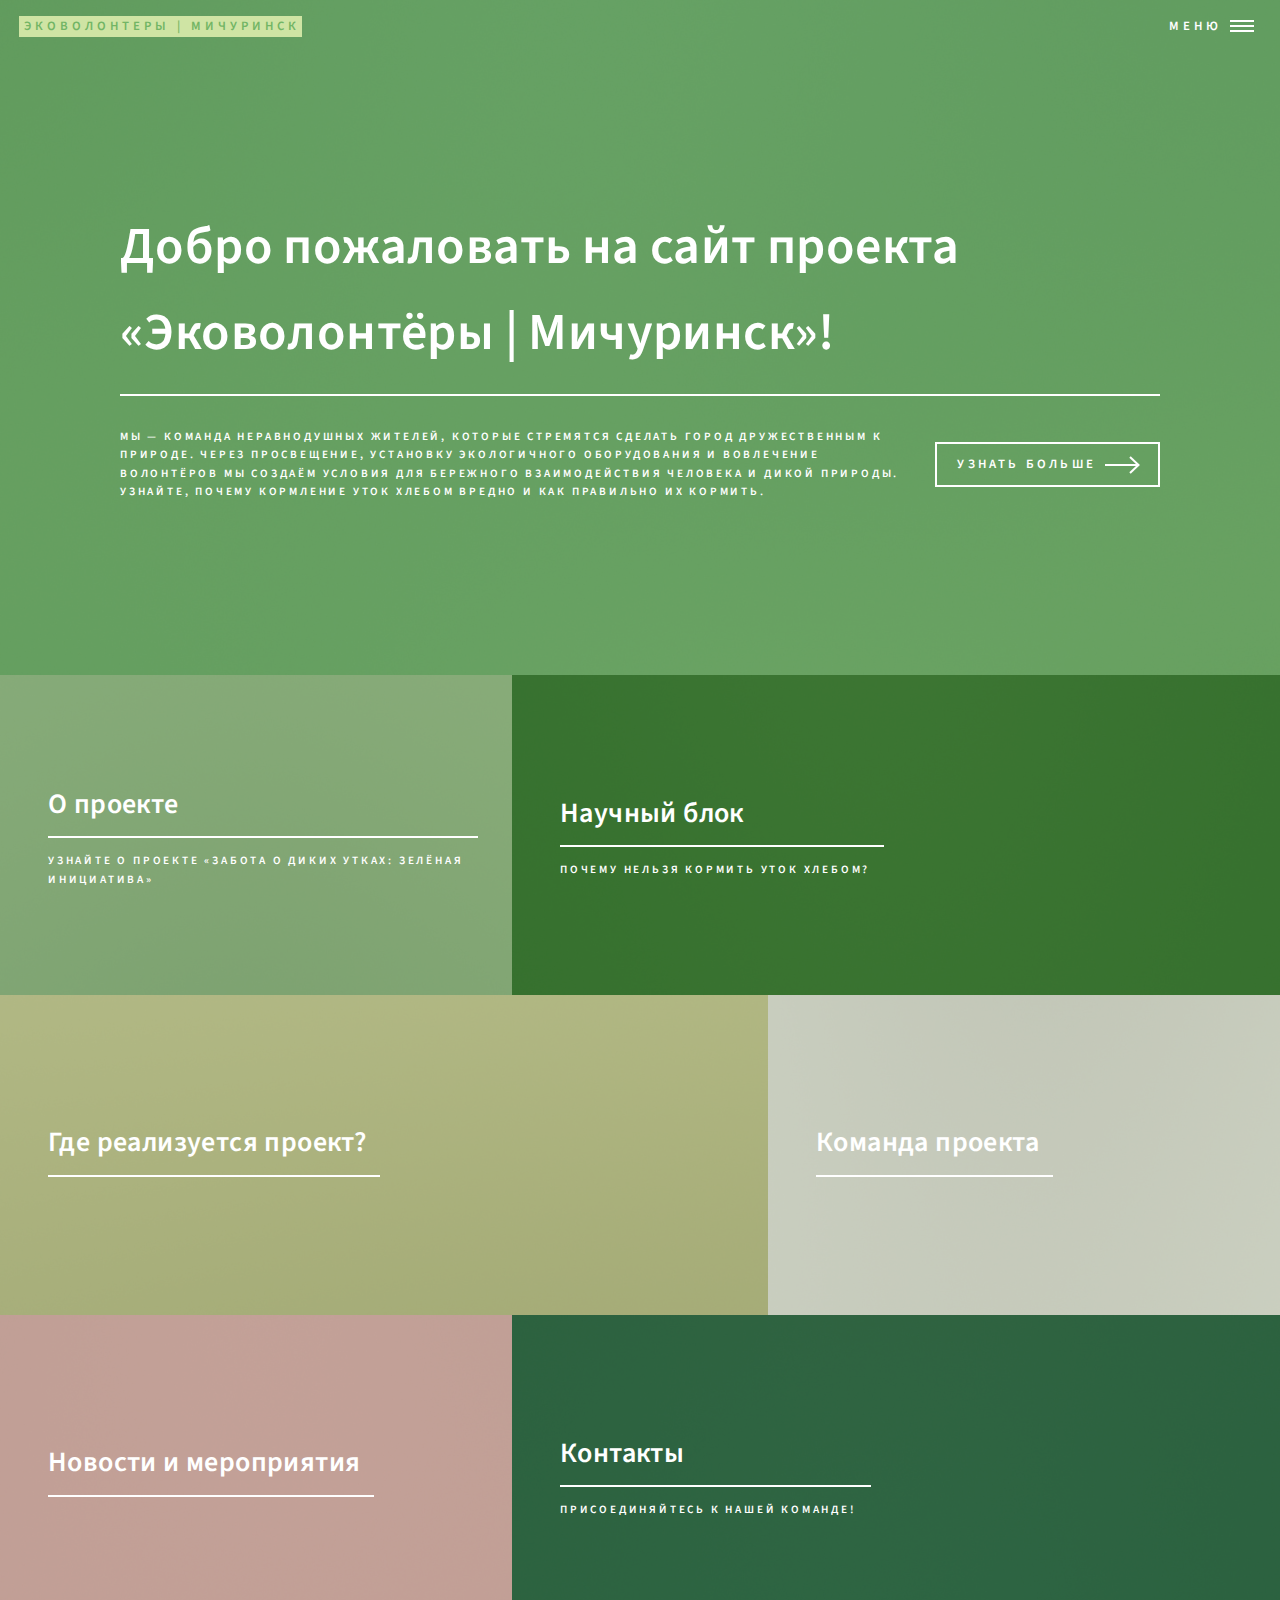
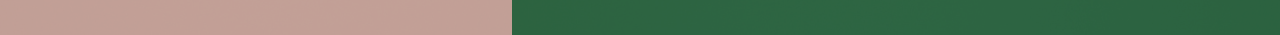
<file: index.html>
<!DOCTYPE HTML>
<html>
<head>
    <title>Эковолонтеры | Мичуринск</title>
    <meta charset="utf-8" />
    <meta name="viewport" content="width=device-width, initial-scale=1, user-scalable=no" />
    <link rel="stylesheet" href="assets/css/main.css" />
    <noscript><link rel="stylesheet" href="assets/css/noscript.css" /></noscript>
    <link rel="icon" href="icons8-volunteer-green-32.png" type="image/png">
</head>
<body class="is-preload">

    <!-- Wrapper -->
    <div id="wrapper">

       
		<header id="header" class="alt">
    		<h1></h1>
   		 	<a href="index.html" class="logo"><strong>Эковолонтеры | Мичуринск</strong></a>
    		<nav>
       	 	<a href="#menu" style="color: #ffffff;">Меню</a>
  		  	</nav>
		</header>

        <!-- Menu -->
        <nav id="menu">
            <ul class="links">
                <li><a href="index.html">Главная</a></li>
                <li><a href="landing.html">Подробнее о проекте</a></li>
                <li><a href="generic.html">Полезные советы</a></li>
            </ul>
            <ul class="actions stacked">
                <li><a href="#" class="button fit">Вход</a></li>
            </ul>
        </nav>

        <!-- Banner -->
        <section id="banner" class="major">
            <div class="inner">
                <header class="major">
                    <h1>Добро пожаловать на сайт проекта «Эковолонтёры | Мичуринск»!</h1>
                </header>
                <div class="content">
                    <p>Мы — команда неравнодушных жителей, которые стремятся сделать город дружественным к природе. Через просвещение, установку экологичного оборудования и вовлечение волонтёров мы создаём условия для бережного взаимодействия человека и дикой природы. <br />
                    Узнайте, почему кормление уток хлебом вредно и как правильно их кормить.</p>
                    <ul class="actions">
                        <li><a href="#one" class="button next scrolly">Узнать больше</a></li>
                    </ul>
                </div>
            </div>
        </section>

        <!-- Main -->
        <div id="main">

            <!-- One -->
            <section id="one" class="tiles">
                <article>
                    <span class="image">
                        <img src="images/pic01.jpg" alt="Утки" />
                    </span>
                    <header class="major">
                        <h3><a href="landing.html" class="link">О проекте</a></h3>
                        <p>Узнайте о проекте «Забота о диких утках: зелёная инициатива»</p>
                    </header>
                </article>
                <article>
                    <span class="image">
                        <img src="images/pic02.jpg" alt="Правильное питание уток" />
                    </span>
                    <header class="major">
                        <h3><a href="science.html" class="link">Научный блок</a></h3>
                        <p>Почему нельзя кормить уток хлебом?</p>
                    </header>
                </article>
                <article>
                    <span class="image">
                        <img src="images/pic03.jpg" alt="Где реализуется проект" />
                    </span>
                    <header class="major">
                        <h3><a href="place.html" class="link">Где реализуется проект?</a></h3>
                    </header>
                </article>
                <article>
                    <span class="image">

                        <img src="images/pic04.jpg" alt="Команда проекта" />
                    </span>
                    <header class="major">
                        <h3><a href="group.html" class="link">Команда проекта</a></h3>
                    </header>
                </article>
                <article>
                    <span class="image">
                        <img src="images/pic05.jpg" alt="Новости и мероприятия" />
                    </span>
                    <header class="major">
                        <h3><a href="landing.html" class="link">Новости и мероприятия</a></h3>
                    </header>
                </article>
                <article>
                    <span class="image">
                        <img src="images/pic06.jpg" alt="Волонтерская работа" />
                    </span>
                    <header class="major">
                        <h3><a href="contact.html" class="link">Контакты</a></h3>
                        <p>Присоединяйтесь к нашей команде!</p>
                    </header>
                </article>
            </section>
        </div>
    </div>


	<!-- Scripts -->
			<script src="assets/js/jquery.min.js"></script>
			<script src="assets/js/jquery.scrolly.min.js"></script>
			<script src="assets/js/jquery.scrollex.min.js"></script>
			<script src="assets/js/browser.min.js"></script>
			<script src="assets/js/breakpoints.min.js"></script>
			<script src="assets/js/util.js"></script>
			<script src="assets/js/main.js"></script>
</body>
</html>
</file>
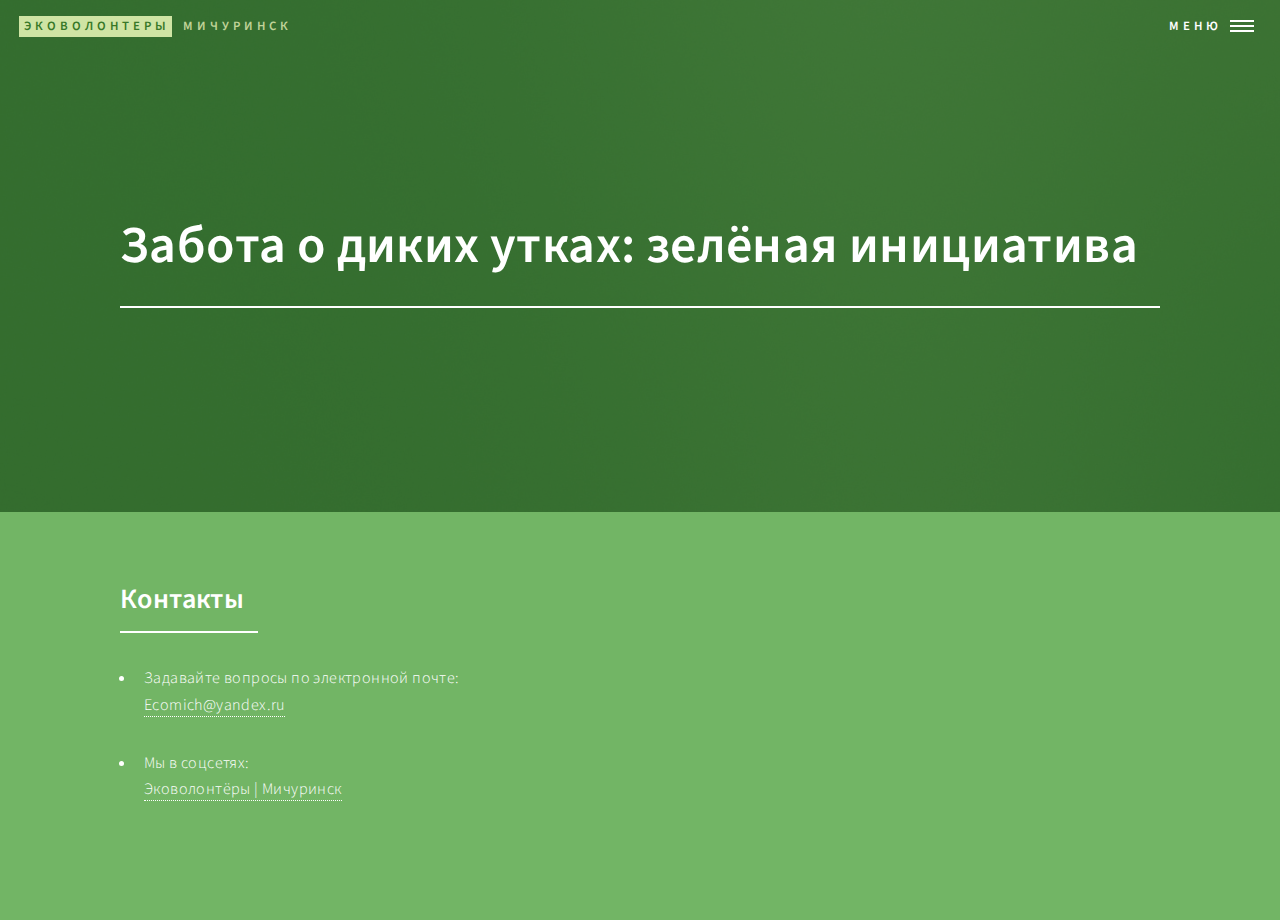
<file: contact.html>
<!DOCTYPE HTML>
<html>
<head>
    <title>Главная страница - Эковолонтеры Мичуринска</title>
    <meta charset="utf-8" />
    <meta name="viewport" content="width=device-width, initial-scale=1, user-scalable=no" />
    <link rel="stylesheet" href="assets/css/main.css" />
    <noscript><link rel="stylesheet" href="assets/css/noscript.css" /></noscript>
</head>
<body class="is-preload">

    <!-- Wrapper -->
      <div id="wrapper">

        <!-- Header -->
        <header id="header" class="alt style2">
            <a href="index.html" class="logo"><strong>Эковолонтеры</strong> <span>Мичуринск</span></a>
            <nav>
              <a href="#menu">Меню</a>
            </nav>
        </header>

        <!-- Menu -->
          <nav id="menu">
            <ul class="links">
              <li><a href="index.html">Главная</a></li>
              <li><a href="landing.html">Главная страница</a></li>
              <li><a href="generic.html">Полезная информация</a></li>
              <li><a href="elements.html">Элементы</a></li>
            </ul>
            <ul class="actions stacked">
              <li><a href="#" class="button primary fit">Присоединиться к нам</a></li>
              <li><a href="#" class="button fit">Вход</a></li>
            </ul>
          </nav>

        <!-- Banner -->
        <section id="banner" class="style2">
            <div class="inner">
              <span class="image">
                <img src="images/pic07.jpg" alt="Утки на озере" />
              </span>
              <header class="major">
                <h1>Забота о диких утках: зелёная инициатива</h1>
              </header>
              <div class="content">
              </div>
            </div>
        </section>

        <!-- Main -->
          <div id="main">

            <!-- One -->
              <section id="one">
                <div class="inner">
                  <header class="major">
                    <h2>Контакты</h2>
                  </header>
                  <ul>
                    <li>Задавайте вопросы по электронной почте:<p><a href="mailto:Ecomich@yandex.ru">Ecomich@yandex.ru</a></p></li>
                    <li> Мы в соцсетях: <a href="https://m.vk.com/mich_eco"><br>Эковолонтёры | Мичуринск</a><br><br><br></li>
                    <h3><script type="text/javascript" charset="utf-8" async src="https://api-maps.yandex.ru/services/constructor/1.0/js/?um=constructor%3A83f3a9d03e58cb20c752cb2b69ce119a2a0b7df2c3bde0c91d0f7dd88713f417&amp;width=865&amp;height=627&amp;lang=ru_RU&amp;scroll=true"></script></h3>
                  </ul>
                </div>
              </section>

          </div>
      </div>
</body>

      <!-- Scripts -->
			<script src="assets/js/jquery.min.js"></script>
			<script src="assets/js/jquery.scrolly.min.js"></script>
			<script src="assets/js/jquery.scrollex.min.js"></script>
			<script src="assets/js/browser.min.js"></script>
			<script src="assets/js/breakpoints.min.js"></script>
			<script src="assets/js/util.js"></script>
			<script src="assets/js/main.js"></script>
</html>
</file>
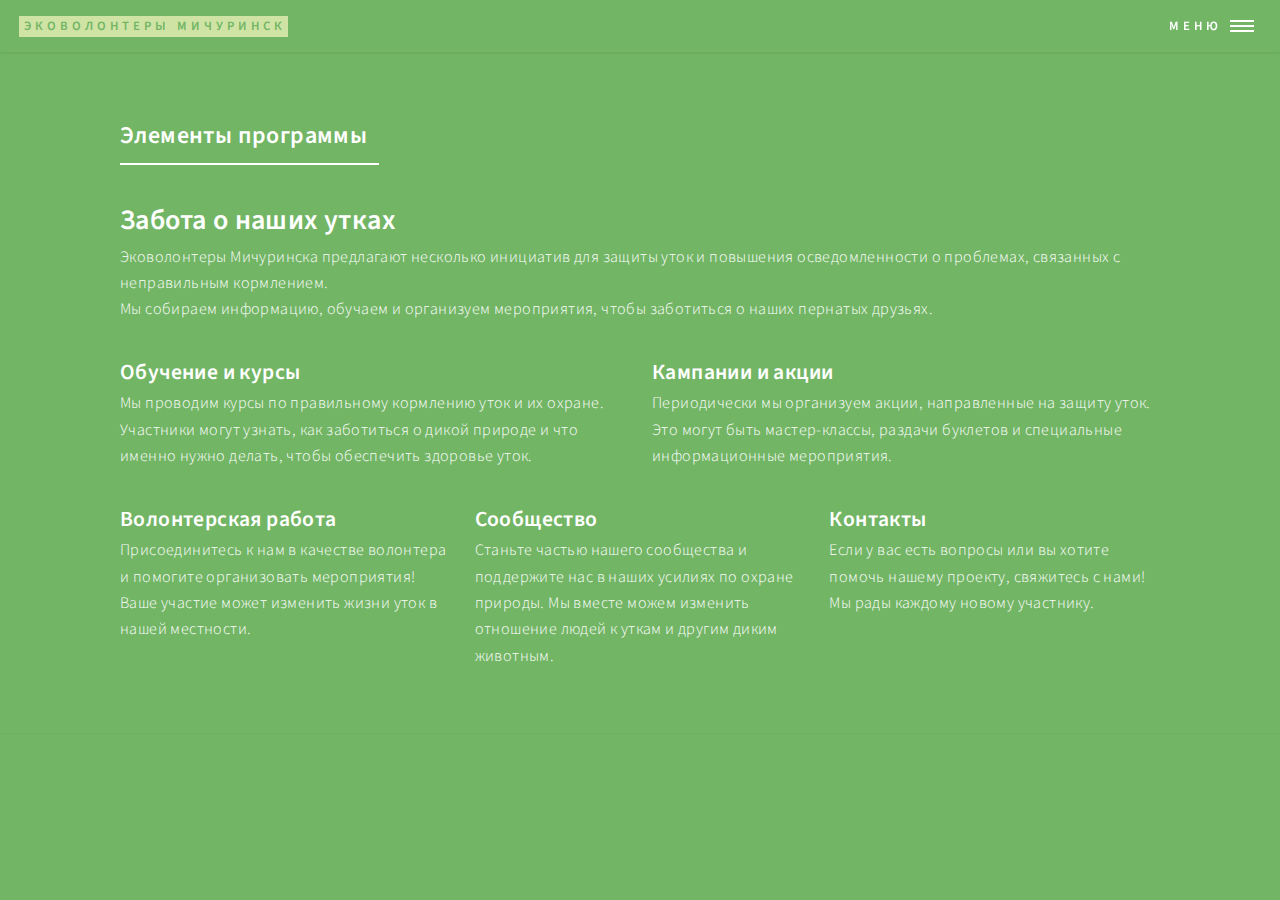
<file: elements.html>
<!DOCTYPE HTML>
<html>
<head>
    <title>Элементы - Эковолонтеры Мичуринска</title>
    <meta charset="utf-8" />
    <meta name="viewport" content="width=device-width, initial-scale=1, user-scalable=no" />
    <link rel="stylesheet" href="assets/css/main.css" />
    <noscript><link rel="stylesheet" href="assets/css/noscript.css" /></noscript>
</head>
<body class="is-preload">

    <!-- Wrapper -->
    <div id="wrapper">

        <!-- Header -->
        <header id="header">
            <a href="index.html" class="logo"><strong>Эковолонтеры Мичуринск</strong> <span></span></a>
            <nav>
                <a href="#menu">Меню</a>
            </nav>
        </header>

        <!-- Menu -->
        <nav id="menu">
            <ul class="links">
                <li><a href="index.html">Домой</a></li>
                <li><a href="landing.html">Подробнее о проекте</a></li>
                <li><a href="generic.html">Полезная информация</a></li>
                <li><a href="elements.html">Элементы</a></li>
            </ul>
            <ul class="actions stacked">
                <li><a href="#" class="button primary fit">Присоединиться к нам</a></li>
                <li><a href="#" class="button fit">Вход</a></li>
            </ul>
        </nav>

        <!-- Main -->
        <div id="main" class="alt">

            <!-- One -->
            <section id="one">
                <div class="inner">
                    <header class="major">
                        <h1>Элементы программы</h1>
                    </header>

                    <!-- Content -->
                    <h2 id="content">Забота о наших утках</h2>
                    <p>Эковолонтеры Мичуринска предлагают несколько инициатив для защиты уток и повышения осведомленности о проблемах, связанных с неправильным кормлением.<br>Мы собираем информацию, обучаем и организуем мероприятия, чтобы заботиться о наших пернатых друзьях.</p>
                    <div class="row">
                        <div class="col-6 col-12-small">
                            <h3>Обучение и курсы</h3>
                            <p>Мы проводим курсы по правильному кормлению уток и их охране. Участники могут узнать, как заботиться о дикой природе и что именно нужно делать, чтобы обеспечить здоровье уток.</p>
                        </div>
                        <div class="col-6 col-12-small">
                            <h3>Кампании и акции</h3>
                            <p>Периодически мы организуем акции, направленные на защиту уток. Это могут быть мастер-классы, раздачи буклетов и специальные информационные мероприятия.</p>
                        </div>
                        <!-- Break -->
                        <div class="col-4 col-12-medium">
                            <h3>Волонтерская работа</h3>
                            <p>Присоединитесь к нам в качестве волонтера и помогите организовать мероприятия! Ваше участие может изменить жизни уток в нашей местности.</p>
                        </div>
                        <div class="col-4 col-12-medium">
                            <h3>Сообщество</h3>
                            <p>Станьте частью нашего сообщества и поддержите нас в наших усилиях по охране природы. Мы вместе можем изменить отношение людей к уткам и другим диким животным.</p>
                        </div>
                        <div class="col-4 col-12-medium">

                            <h3>Контакты</h3>
                            <p>Если у вас есть вопросы или вы хотите помочь нашему проекту, свяжитесь с нами! Мы рады каждому новому участнику.</p>
                        </div>
                    </div>
                </div>
            </section>

        </div>
    </div>
</body>


        <!-- Scripts -->
			<script src="assets/js/jquery.min.js"></script>
			<script src="assets/js/jquery.scrolly.min.js"></script>
			<script src="assets/js/jquery.scrollex.min.js"></script>
			<script src="assets/js/browser.min.js"></script>
			<script src="assets/js/breakpoints.min.js"></script>
			<script src="assets/js/util.js"></script>
			<script src="assets/js/main.js"></script>
</html>
</file>
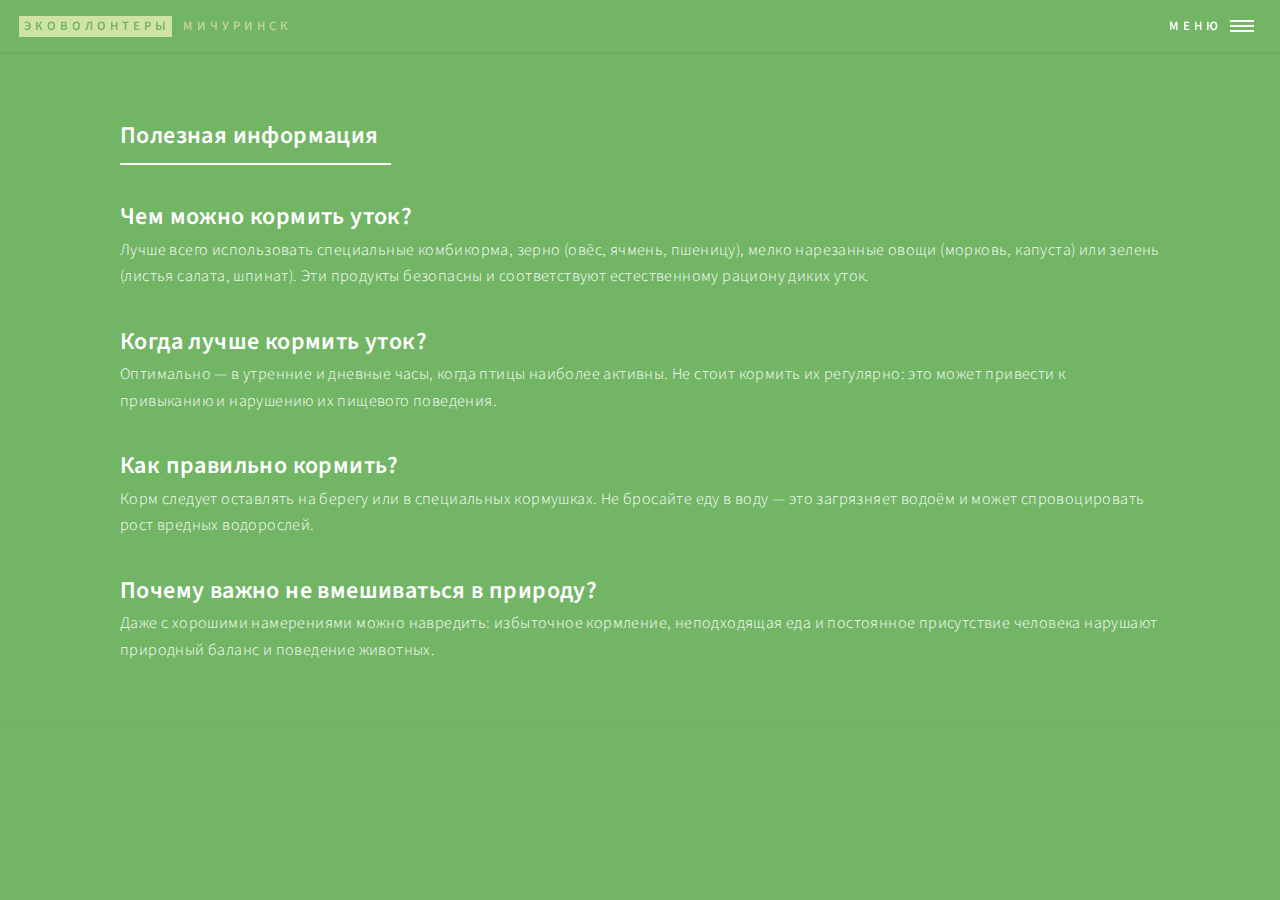
<file: generic.html>
<!DOCTYPE HTML>
<html>
<head>
    <title>Полезная информация - Эковолонтеры Мичуринска</title>
    <meta charset="utf-8" />
    <meta name="viewport" content="width=device-width, initial-scale=1, user-scalable=no" />
    <link rel="stylesheet" href="assets/css/main.css" />
    <noscript><link rel="stylesheet" href="assets/css/noscript.css" /></noscript>
</head>
<body class="is-preload">

    <!-- Wrapper -->
    <div id="wrapper">

        <!-- Header -->
        <header id="header">
            <a href="index.html" class="logo"><strong>Эковолонтеры</strong> <span>Мичуринск</span></a>
            <nav>
                <a href="#menu">Меню</a>
            </nav>
        </header>

        <!-- Menu -->
        <nav id="menu">
            <ul class="links">
                <li><a href="index.html">Главная</a></li>
                <li><a href="landing.html">Подробнее о проекте</a></li>
                <li><a href="generic.html">Полезная информация</a></li>
            </ul>
            <ul class="actions stacked">
                <li><a href="#" class="button fit">Вход</a></li>
            </ul>
        </nav>

        <!-- Main -->
        <div id="main" class="alt">

            <!-- One -->
            <section id="one">
                <div class="inner">
                    <header class="major">
                        <h1>Полезная информация</h1>
                    </header>
                    <h1>Чем можно кормить уток?</h1>
                    <p>Лучше всего использовать специальные комбикорма, зерно (овёс, ячмень, пшеницу), мелко нарезанные овощи (морковь, капуста) или зелень (листья салата, шпинат). Эти продукты безопасны и соответствуют естественному рациону диких уток.</p>
                    <h1>Когда лучше кормить уток?</h1>
                    <p>Оптимально — в утренние и дневные часы, когда птицы наиболее активны. Не стоит кормить их регулярно: это может привести к привыканию и нарушению их пищевого поведения.</p>
                    <h1>Как правильно кормить?</h1>
                    <p>Корм следует оставлять на берегу или в специальных кормушках. Не бросайте еду в воду — это загрязняет водоём и может спровоцировать рост вредных водорослей.</p>
                    <h1>Почему важно не вмешиваться в природу?</h1>
                    <p>Даже с хорошими намерениями можно навредить: избыточное кормление, неподходящая еда и постоянное присутствие человека нарушают природный баланс и поведение животных.</p>
                </div>
            </section>

        </div>
    </div>
</body>

        <!-- Scripts -->
			<script src="assets/js/jquery.min.js"></script>
			<script src="assets/js/jquery.scrolly.min.js"></script>
			<script src="assets/js/jquery.scrollex.min.js"></script>
			<script src="assets/js/browser.min.js"></script>
			<script src="assets/js/breakpoints.min.js"></script>
			<script src="assets/js/util.js"></script>
			<script src="assets/js/main.js"></script>
</html>
</file>
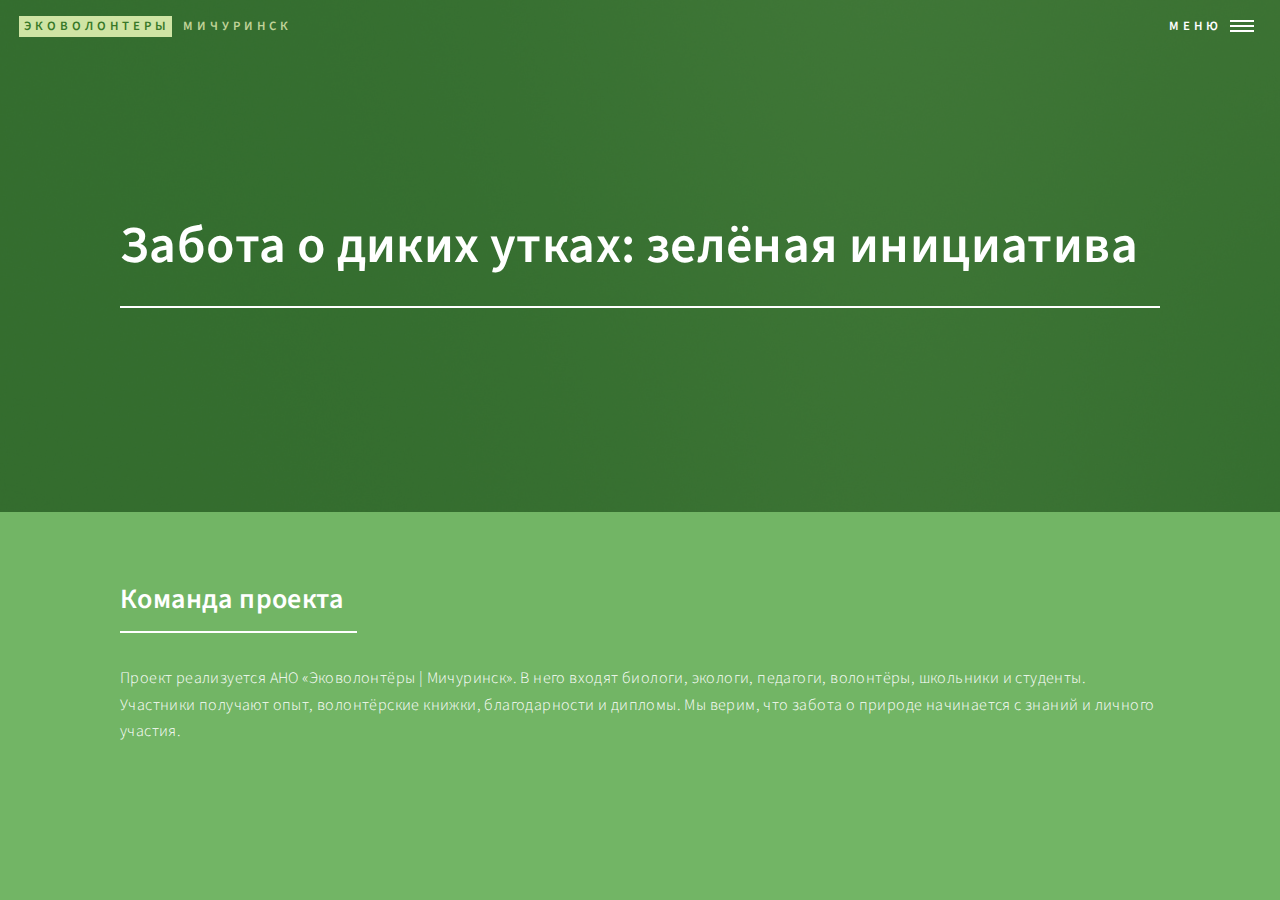
<file: group.html>
<!DOCTYPE HTML>
<html>
<head>
    <title>Главная страница - Эковолонтеры Мичуринска</title>
    <meta charset="utf-8" />
    <meta name="viewport" content="width=device-width, initial-scale=1, user-scalable=no" />
    <link rel="stylesheet" href="assets/css/main.css" />
    <noscript><link rel="stylesheet" href="assets/css/noscript.css" /></noscript>
</head>
<body class="is-preload">

    <!-- Wrapper -->
      <div id="wrapper">

        <!-- Header -->
        <header id="header" class="alt style2">
            <a href="index.html" class="logo"><strong>Эковолонтеры</strong> <span>Мичуринск</span></a>
            <nav>
              <a href="#menu">Меню</a>
            </nav>
        </header>

        <!-- Menu -->
          <nav id="menu">
            <ul class="links">
              <li><a href="index.html">Главная</a></li>
              <li><a href="landing.html">Главная страница</a></li>
              <li><a href="generic.html">Полезная информация</a></li>
              <li><a href="elements.html">Элементы</a></li>
            </ul>
            <ul class="actions stacked">
              <li><a href="#" class="button primary fit">Присоединиться к нам</a></li>
              <li><a href="#" class="button fit">Вход</a></li>
            </ul>
          </nav>

        <!-- Banner -->
        <section id="banner" class="style2">
            <div class="inner">
              <span class="image">
                <img src="images/pic07.jpg" alt="Утки на озере" />
              </span>
              <header class="major">
                <h1>Забота о диких утках: зелёная инициатива</h1>
              </header>
              <div class="content">
              </div>
            </div>
        </section>

        <!-- Main -->
          <div id="main">

            <!-- One -->
              <section id="one">
                <div class="inner">
                  <header class="major">
                    <h2>Команда проекта</h2>
                  </header>
                  <p>Проект реализуется АНО «Эковолонтёры | Мичуринск». В него входят биологи, экологи, педагоги, волонтёры, школьники и студенты. Участники получают опыт, волонтёрские книжки, благодарности и дипломы. Мы верим, что забота о природе начинается с знаний и личного участия.</p>
                  
                </div>
              </section>

          </div>
      </div>
</body>

      <!-- Scripts -->
			<script src="assets/js/jquery.min.js"></script>
			<script src="assets/js/jquery.scrolly.min.js"></script>
			<script src="assets/js/jquery.scrollex.min.js"></script>
			<script src="assets/js/browser.min.js"></script>
			<script src="assets/js/breakpoints.min.js"></script>
			<script src="assets/js/util.js"></script>
			<script src="assets/js/main.js"></script>
</html>
</file>
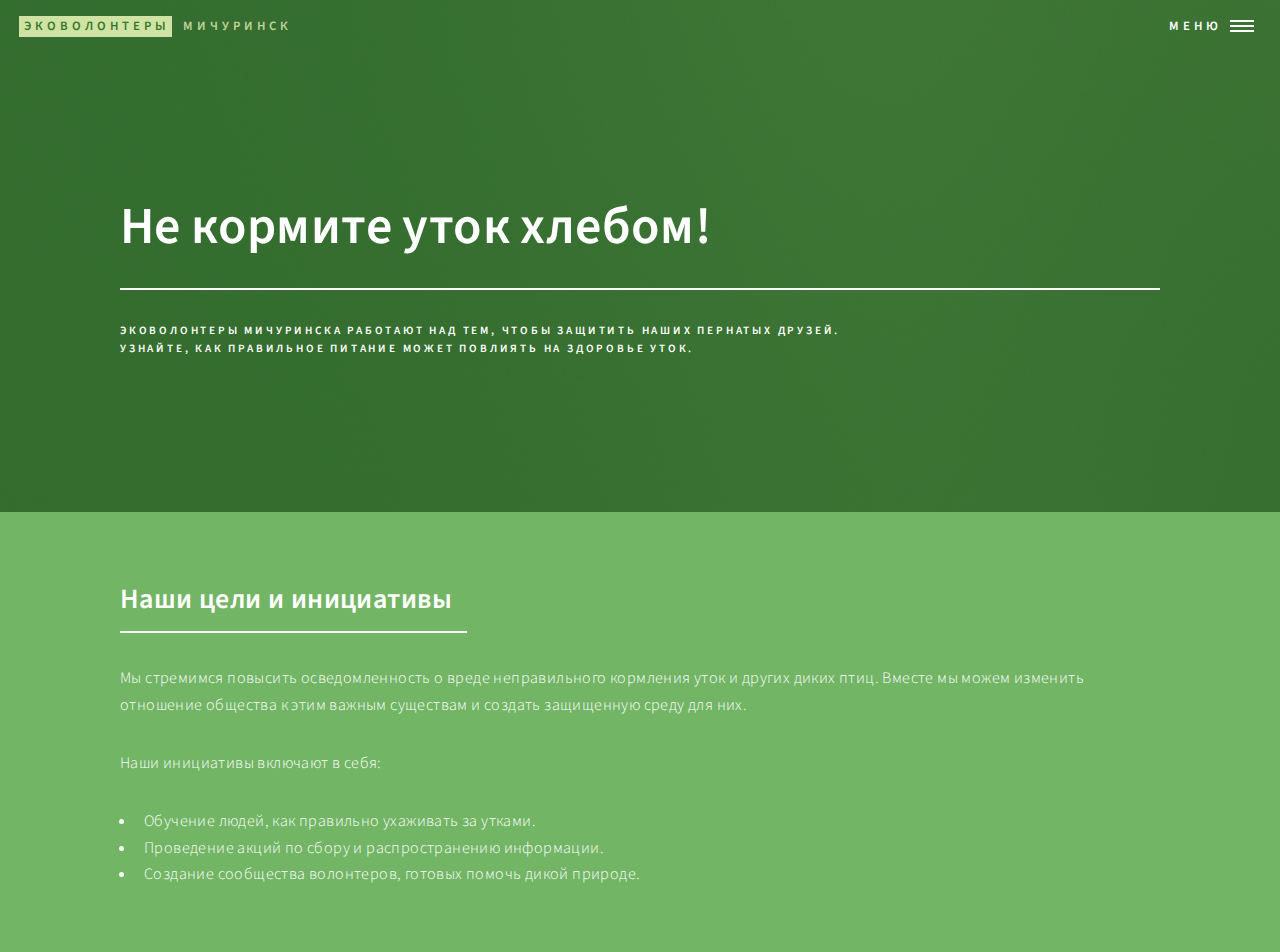
<file: landing.html>
<!DOCTYPE HTML>
<html>
<head>
    <title>Главная страница - Эковолонтеры Мичуринска</title>
    <meta charset="utf-8" />
    <meta name="viewport" content="width=device-width, initial-scale=1, user-scalable=no" />
    <link rel="stylesheet" href="assets/css/main.css" />
    <noscript><link rel="stylesheet" href="assets/css/noscript.css" /></noscript>
</head>
<body class="is-preload">

    <!-- Wrapper -->
      <div id="wrapper">

        <!-- Header -->
        <header id="header" class="alt style2">
            <a href="index.html" class="logo"><strong>Эковолонтеры</strong> <span>Мичуринск</span></a>
            <nav>
              <a href="#menu">Меню</a>
            </nav>
        </header>

        <!-- Menu -->
          <nav id="menu">
            <ul class="links">
              <li><a href="index.html">Главная</a></li>
              <li><a href="landing.html">Главная страница</a></li>
              <li><a href="generic.html">Полезная информация</a></li>
              <li><a href="elements.html">Элементы</a></li>
            </ul>
            <ul class="actions stacked">
              <li><a href="#" class="button primary fit">Присоединиться к нам</a></li>
              <li><a href="#" class="button fit">Вход</a></li>
            </ul>
          </nav>

        <!-- Banner -->
        <section id="banner" class="style2">
            <div class="inner">
              <span class="image">
                <img src="images/pic07.jpg" alt="Утки на озере" />
              </span>
              <header class="major">
                <h1>Не кормите уток хлебом!</h1>
              </header>
              <div class="content">
                <p>Эковолонтеры Мичуринска работают над тем, чтобы защитить наших пернатых друзей.<br />
                Узнайте, как правильное питание может повлиять на здоровье уток.</p>
              </div>
            </div>
        </section>

        <!-- Main -->
          <div id="main">

            <!-- One -->
              <section id="one">
                <div class="inner">
                  <header class="major">
                    <h2>Наши цели и инициативы</h2>
                  </header>
                  <p>Мы стремимся повысить осведомленность о вреде неправильного кормления уток и других диких птиц. Вместе мы можем изменить отношение общества к этим важным существам и создать защищенную среду для них.</p>
                  <p>Наши инициативы включают в себя:</p>
                  <ul>
                    <li>Обучение людей, как правильно ухаживать за утками.</li>
                    <li>Проведение акций по сбору и распространению информации.</li>
                    <li>Создание сообщества волонтеров, готовых помочь дикой природе.</li>
                  </ul>
                </div>
              </section>

          </div>
      </div>
</body>

      <!-- Scripts -->
			<script src="assets/js/jquery.min.js"></script>
			<script src="assets/js/jquery.scrolly.min.js"></script>
			<script src="assets/js/jquery.scrollex.min.js"></script>
			<script src="assets/js/browser.min.js"></script>
			<script src="assets/js/breakpoints.min.js"></script>
			<script src="assets/js/util.js"></script>
			<script src="assets/js/main.js"></script>
</html>
</file>
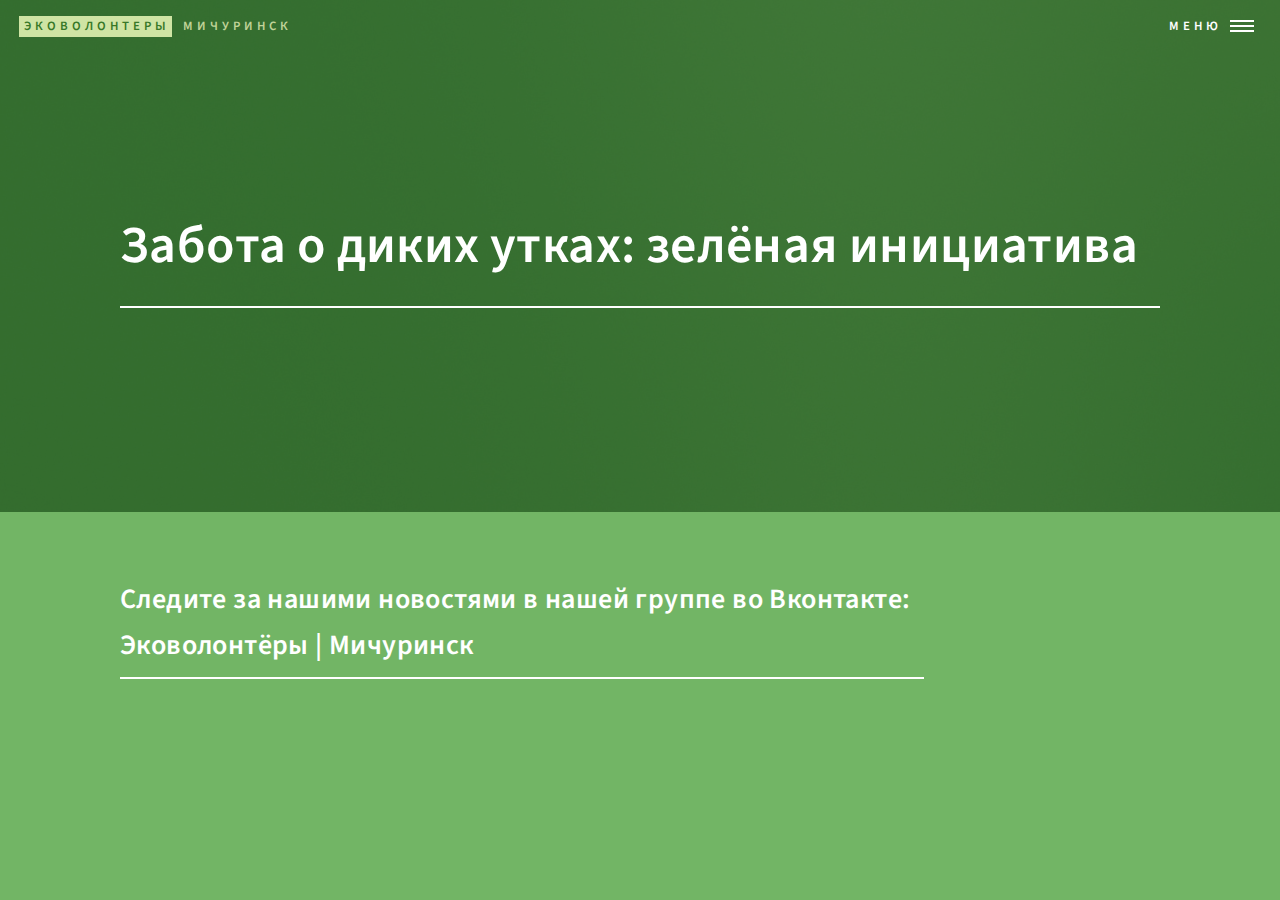
<file: news.html>
<!DOCTYPE HTML>
<html>
<head>
    <title>Главная страница - Эковолонтеры Мичуринска</title>
    <meta charset="utf-8" />
    <meta name="viewport" content="width=device-width, initial-scale=1, user-scalable=no" />
    <link rel="stylesheet" href="assets/css/main.css" />
    <noscript><link rel="stylesheet" href="assets/css/noscript.css" /></noscript>
</head>
<body class="is-preload">

    <!-- Wrapper -->
      <div id="wrapper">

        <!-- Header -->
        <header id="header" class="alt style2">
            <a href="index.html" class="logo"><strong>Эковолонтеры</strong> <span>Мичуринск</span></a>
            <nav>
              <a href="#menu">Меню</a>
            </nav>
        </header>

        <!-- Menu -->
          <nav id="menu">
            <ul class="links">
              <li><a href="index.html">Главная</a></li>
              <li><a href="landing.html">Главная страница</a></li>
              <li><a href="generic.html">Полезная информация</a></li>
              <li><a href="elements.html">Элементы</a></li>
            </ul>
            <ul class="actions stacked">
              <li><a href="#" class="button primary fit">Присоединиться к нам</a></li>
              <li><a href="#" class="button fit">Вход</a></li>
            </ul>
          </nav>

        <!-- Banner -->
        <section id="banner" class="style2">
            <div class="inner">
              <span class="image">
                <img src="images/pic07.jpg" alt="Утки на озере" />
              </span>
              <header class="major">
                <h1>Забота о диких утках: зелёная инициатива</h1>
              </header>
              <div class="content">
              </div>
            </div>
        </section>

        <!-- Main -->
          <div id="main">

            <!-- One -->
              <section id="one">
                <div class="inner">
                  <header class="major">
                    <h2>Следите за нашими новостями в нашей группе во Вконтакте:<br><a href="https://m.vk.com/mich_eco">Эковолонтёры | Мичуринск</a></h2>
                  </header>
            
                </div>
              </section>

          </div>
      </div>
</body>

      <!-- Scripts -->
			<script src="assets/js/jquery.min.js"></script>
			<script src="assets/js/jquery.scrolly.min.js"></script>
			<script src="assets/js/jquery.scrollex.min.js"></script>
			<script src="assets/js/browser.min.js"></script>
			<script src="assets/js/breakpoints.min.js"></script>
			<script src="assets/js/util.js"></script>
			<script src="assets/js/main.js"></script>
</html>
</file>
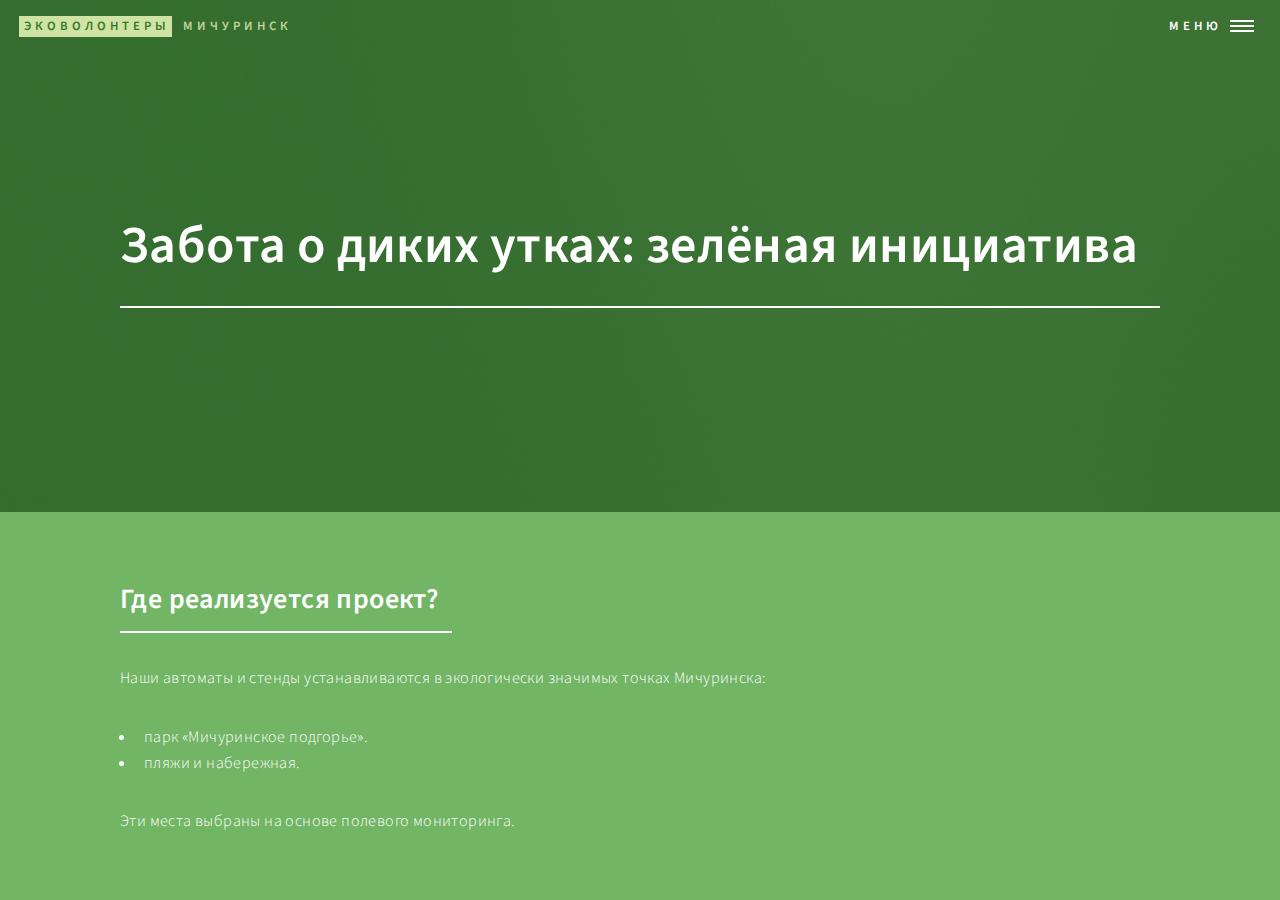
<file: place.html>
<!DOCTYPE HTML>
<html>
<head>
    <title>Главная страница - Эковолонтеры Мичуринска</title>
    <meta charset="utf-8" />
    <meta name="viewport" content="width=device-width, initial-scale=1, user-scalable=no" />
    <link rel="stylesheet" href="assets/css/main.css" />
    <noscript><link rel="stylesheet" href="assets/css/noscript.css" /></noscript>
</head>
<body class="is-preload">

    <!-- Wrapper -->
      <div id="wrapper">

        <!-- Header -->
        <header id="header" class="alt style2">
            <a href="index.html" class="logo"><strong>Эковолонтеры</strong> <span>Мичуринск</span></a>
            <nav>
              <a href="#menu">Меню</a>
            </nav>
        </header>

        <!-- Menu -->
          <nav id="menu">
            <ul class="links">
              <li><a href="index.html">Главная</a></li>
              <li><a href="landing.html">Главная страница</a></li>
              <li><a href="generic.html">Полезная информация</a></li>
              <li><a href="elements.html">Элементы</a></li>
            </ul>
            <ul class="actions stacked">
              <li><a href="#" class="button primary fit">Присоединиться к нам</a></li>
              <li><a href="#" class="button fit">Вход</a></li>
            </ul>
          </nav>

        <!-- Banner -->
        <section id="banner" class="style2">
            <div class="inner">
              <span class="image">
                <img src="images/pic07.jpg" alt="Утки на озере" />
              </span>
              <header class="major">
                <h1>Забота о диких утках: зелёная инициатива</h1>
              </header>
              <div class="content">
              </div>
            </div>
        </section>

        <!-- Main -->
          <div id="main">

            <!-- One -->
              <section id="one">
                <div class="inner">
                  <header class="major">
                    <h2>Где реализуется проект?</h2>
                  </header>
                  <p>Наши автоматы и стенды устанавливаются в экологически значимых точках Мичуринска:</p>
               
                  <ul>
                    <li>парк «Мичуринское подгорье».</li>
                    <li>пляжи и набережная.</li>
                
                  </ul>
                  <p>Эти места выбраны на основе полевого мониторинга.</p>
                </div>
              </section>

          </div>
      </div>
</body>

      <!-- Scripts -->
			<script src="assets/js/jquery.min.js"></script>
			<script src="assets/js/jquery.scrolly.min.js"></script>
			<script src="assets/js/jquery.scrollex.min.js"></script>
			<script src="assets/js/browser.min.js"></script>
			<script src="assets/js/breakpoints.min.js"></script>
			<script src="assets/js/util.js"></script>
			<script src="assets/js/main.js"></script>
</html>
</file>
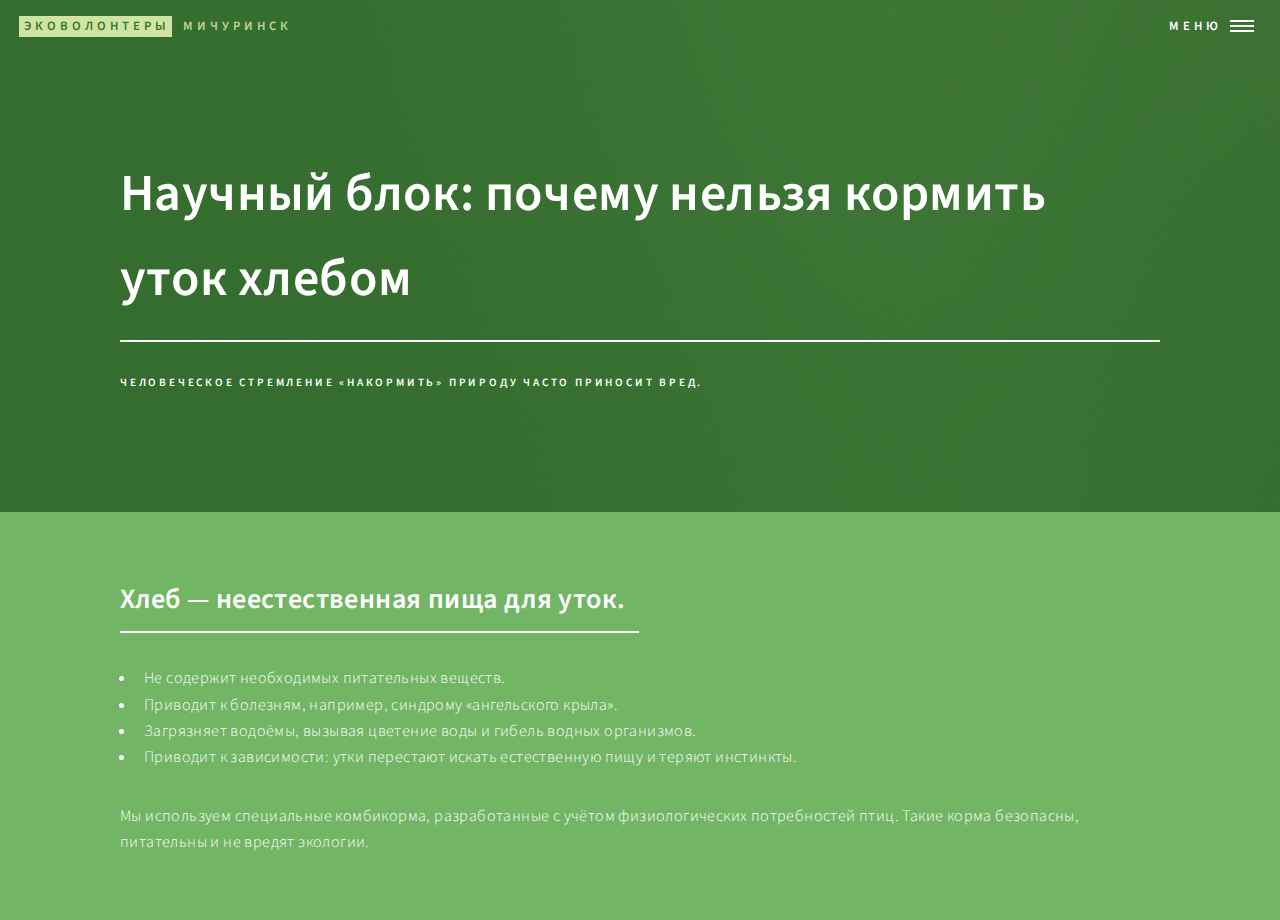
<file: science.html>
<!DOCTYPE HTML>
<html>
<head>
    <title>Главная страница - Эковолонтеры Мичуринска</title>
    <meta charset="utf-8" />
    <meta name="viewport" content="width=device-width, initial-scale=1, user-scalable=no" />
    <link rel="stylesheet" href="assets/css/main.css" />
    <noscript><link rel="stylesheet" href="assets/css/noscript.css" /></noscript>
</head>
<body class="is-preload">

    <!-- Wrapper -->
      <div id="wrapper">

        <!-- Header -->
        <header id="header" class="alt style2">
            <a href="index.html" class="logo"><strong>Эковолонтеры</strong> <span>Мичуринск</span></a>
            <nav>
              <a href="#menu">Меню</a>
            </nav>
        </header>

        <!-- Menu -->
          <nav id="menu">
            <ul class="links">
              <li><a href="index.html">Главная</a></li>
              <li><a href="landing.html">Главная страница</a></li>
              <li><a href="generic.html">Полезная информация</a></li>
              <li><a href="elements.html">Элементы</a></li>
            </ul>
            <ul class="actions stacked">
              <li><a href="#" class="button primary fit">Присоединиться к нам</a></li>
              <li><a href="#" class="button fit">Вход</a></li>
            </ul>
          </nav>

        <!-- Banner -->
        <section id="banner" class="style2">
            <div class="inner">
              <span class="image">
                <img src="images/pic07.jpg" alt="Утки на озере" />
              </span>
              <header class="major">
                <h1>Научный блок: почему нельзя кормить уток хлебом</h1>
              </header>
              <div class="content">
                <p>Человеческое стремление «накормить» природу часто приносит вред.</p>
              </div>
            </div>
        </section>

        <!-- Main -->
          <div id="main">

            <!-- One -->
              <section id="one">
                <div class="inner">
                  <header class="major">
                    <h2> Хлеб — неестественная пища для уток.</h2>
                  </header>
                  <ul>
                    <li>Не содержит необходимых питательных веществ.</li>
                    <li>Приводит к болезням, например, синдрому «ангельского крыла».</li>
                    <li>Загрязняет водоёмы, вызывая цветение воды и гибель водных организмов.</li>
                    <li>Приводит к зависимости: утки перестают искать естественную пищу и теряют инстинкты.</li>
                  </ul>
                  <p>Мы используем специальные комбикорма, разработанные с учётом физиологических потребностей птиц. Такие корма безопасны, питательны и не вредят экологии.</p>
                </div>
              </section>

          </div>
      </div>
</body>

      <!-- Scripts -->
			<script src="assets/js/jquery.min.js"></script>
			<script src="assets/js/jquery.scrolly.min.js"></script>
			<script src="assets/js/jquery.scrollex.min.js"></script>
			<script src="assets/js/browser.min.js"></script>
			<script src="assets/js/breakpoints.min.js"></script>
			<script src="assets/js/util.js"></script>
			<script src="assets/js/main.js"></script>
</html>
</file>
<file: assets/css/noscript.css>
/*
	Forty by HTML5 UP
	html5up.net | @ajlkn
	Free for personal and commercial use under the CCA 3.0 license (html5up.net/license)
*/

/* Banner */

	body.is-preload #banner:after {
		opacity: 0.85;
	}

	body.is-preload #banner > .inner {
		-moz-filter: none;
		-webkit-filter: none;
		-ms-filter: none;
		filter: none;
		-moz-transform: none;
		-webkit-transform: none;
		-ms-transform: none;
		transform: none;
		opacity: 1;
	}
</file>
<file: assets/css/main.css>
@import url(fontawesome-all.min.css);
@import url("https://fonts.googleapis.com/css?family=Source+Sans+Pro:300,300italic,600,600italic");


html, body, div, span, applet, object,
iframe, h1, h2, h3, h4, h5, h6, p, blockquote,
pre, a, abbr, acronym, address, big, cite,
code, del, dfn, em, img, ins, kbd, q, s, samp,
small, strike, strong, sub, sup, tt, var, b,
u, i, center, dl, dt, dd, ol, ul, li, fieldset,
form, label, legend, table, caption, tbody,
tfoot, thead, tr, th, td, article, aside,
canvas, details, embed, figure, figcaption,
footer, header, hgroup, menu, nav, output, ruby,
section, summary, time, mark, audio, video {
	margin: 0;
	padding: 0;
	border: 0;
	font-size: 100%;
	font: inherit;
	vertical-align: baseline;}

article, aside, details, figcaption, figure,
footer, header, hgroup, menu, nav, section {
	display: block;}

body {
	line-height: 1;
}

ol, ul {
	list-style: none;
}

blockquote, q {
	quotes: none;
}

	blockquote:before, blockquote:after, q:before, q:after {
		content: '';
		content: none;
	}

table {
	border-collapse: collapse;
	border-spacing: 0;
}

body {
	-webkit-text-size-adjust: none;
}

mark {
	background-color: transparent;
	color: inherit;
}

input::-moz-focus-inner {
	border: 0;
	padding: 0;
}

input, select, textarea {
	-moz-appearance: none;
	-webkit-appearance: none;
	-ms-appearance: none;
	appearance: none;
}

/* Basic */

	@-ms-viewport {
		width: device-width;
	}

	body {
		-ms-overflow-style: scrollbar;
	}

	@media screen and (max-width: 480px) {

		html, body {
			min-width: 320px;
		}

	}

	html {
		box-sizing: border-box;
	}

	*, *:before, *:after {
		box-sizing: inherit;
	}

	body {
		background: #72b565;
	}

		body.is-preload *, body.is-preload *:before, body.is-preload *:after {
			-moz-animation: none !important;
			-webkit-animation: none !important;
			-ms-animation: none !important;
			animation: none !important;
			-moz-transition: none !important;
			-webkit-transition: none !important;
			-ms-transition: none !important;
			transition: none !important;
		}

/* Type */

	body, input, select, textarea {
		color: #ffffff;
		font-family: "Source Sans Pro", Helvetica, sans-serif;
		font-size: 17pt;
		font-weight: 300;
		letter-spacing: 0.025em;
		line-height: 1.65;
	}

		@media screen and (max-width: 1680px) {

			body, input, select, textarea {
				font-size: 14pt;
			}

		}

		@media screen and (max-width: 1280px) {

			body, input, select, textarea {
				font-size: 12pt;
			}

		}

		@media screen and (max-width: 360px) {

			body, input, select, textarea {
				font-size: 11pt;
			}

		}

	a {
		-moz-transition: color 0.2s ease-in-out, border-bottom-color 0.2s ease-in-out;
		-webkit-transition: color 0.2s ease-in-out, border-bottom-color 0.2s ease-in-out;
		-ms-transition: color 0.2s ease-in-out, border-bottom-color 0.2s ease-in-out;
		transition: color 0.2s ease-in-out, border-bottom-color 0.2s ease-in-out;
		border-bottom: dotted 1px;
		color: inherit;
		text-decoration: none;
	}

		a:hover {
			border-bottom-color: transparent;
			color: #c0d398 !important;
		}

		a:active {
			color: #80a971 !important;
		}

	strong, b {
		color: #ffffff;
		font-weight: 600;
	}

	em, i {
		font-style: italic;
	}

	p {
		margin: 0 0 2em 0;
	}

	h1, h2, h3, h4, h5, h6 {
		color: #ffffff;
		font-weight: 600;
		line-height: 1.65;
		margin: 1em 0 1em 0,5em;
	}

		h1 a, h2 a, h3 a, h4 a, h5 a, h6 a {
			color: inherit;
			border-bottom: 0;
		}

	h1 {
		font-size: 1.5em;
	}

	h2 {
		font-size: 1.75em;
	}

	h3 {
		font-size: 1.35em;
	}

	h4 {
		font-size: 1.1em;
	}

	h5 {
		font-size: 0.9em;
	}

	h6 {
		font-size: 0.7em;
	}

	@media screen and (max-width: 736px) {

		h1 {
			font-size: 2em;
		}

		h2 {
			font-size: 1.5em;
		}

		h3 {
			font-size: 1.25em;
		}

	}

	sub {
		font-size: 0.8em;
		position: relative;
		top: 0.5em;
	}

	sup {
		font-size: 0.8em;
		position: relative;
		top: -0.5em;
	}

	blockquote {
		border-left: solid 4px rgba(82,132,73, 0.1);
		font-style: italic;
		margin: 0 0 2em 0;
		padding: 0.5em 0 0.5em 2em;
	}

	code {
		background: rgba(82,132,73, 0.035);
		font-family: "Courier New", monospace;
		font-size: 0.9em;
		margin: 0 0.25em;
		padding: 0.25em 0.65em;
	}

	pre {
		-webkit-overflow-scrolling: touch;
		font-family: "Courier New", monospace;
		font-size: 0.9em;
		margin: 0 0 2em 0;
	}

		pre code {
			display: block;
			line-height: 1.75;
			padding: 1em 1.5em;
			overflow-x: auto;
		}

	hr {
		border: 0;
		border-bottom: solid 1px rgba(82,132,73, 0.1);
		margin: 2em 0;
	}

		hr.major {
			margin: 3em 0;
		}

	.align-left {
		text-align: left;
	}

	.align-center {
		text-align: center;
	}

	.align-right {
		text-align: right;
	}

/* Row */

	.row {
		display: flex;
		flex-wrap: wrap;
		box-sizing: border-box;
		align-items: stretch;
	}

		.row > * {
			box-sizing: border-box;
		}

		.row.gtr-uniform > * > :last-child {
			margin-bottom: 0;
		}

		.row.aln-left {
			justify-content: flex-start;
		}

		.row.aln-center {
			justify-content: center;
		}

		.row.aln-right {
			justify-content: flex-end;
		}

		.row.aln-top {
			align-items: flex-start;
		}

		.row.aln-middle {
			align-items: center;
		}

		.row.aln-bottom {
			align-items: flex-end;
		}

		.row > .imp {
			order: -1;
		}

		.row > .col-1 {
			width: 8.33333%;
		}

		.row > .off-1 {
			margin-left: 8.33333%;
		}

		.row > .col-2 {
			width: 16.66667%;
		}

		.row > .off-2 {
			margin-left: 16.66667%;
		}

		.row > .col-3 {
			width: 25%;
		}

		.row > .off-3 {
			margin-left: 25%;
		}

		.row > .col-4 {
			width: 33.33333%;
		}

		.row > .off-4 {
			margin-left: 33.33333%;
		}

		.row > .col-5 {
			width: 41.66667%;
		}

		.row > .off-5 {
			margin-left: 41.66667%;
		}

		.row > .col-6 {
			width: 50%;
		}

		.row > .off-6 {
			margin-left: 50%;
		}

		.row > .col-7 {
			width: 58.33333%;
		}

		.row > .off-7 {
			margin-left: 58.33333%;
		}

		.row > .col-8 {
			width: 66.66667%;
		}

		.row > .off-8 {
			margin-left: 66.66667%;
		}

		.row > .col-9 {
			width: 75%;
		}

		.row > .off-9 {
			margin-left: 75%;
		}

		.row > .col-10 {
			width: 83.33333%;
		}

		.row > .off-10 {
			margin-left: 83.33333%;
		}

		.row > .col-11 {
			width: 91.66667%;
		}

		.row > .off-11 {
			margin-left: 91.66667%;
		}

		.row > .col-12 {
			width: 100%;
		}

		.row > .off-12 {
			margin-left: 100%;
		}

		.row.gtr-0 {
			margin-top: 0;
			margin-left: 0em;
		}

			.row.gtr-0 > * {
				padding: 0 0 0 0em;
			}

			.row.gtr-0.gtr-uniform {
				margin-top: 0em;
			}

				.row.gtr-0.gtr-uniform > * {
					padding-top: 0em;
				}

		.row.gtr-25 {
			margin-top: 0;
			margin-left: -0.5em;
		}

			.row.gtr-25 > * {
				padding: 0 0 0 0.5em;
			}

			.row.gtr-25.gtr-uniform {
				margin-top: -0.5em;
			}

				.row.gtr-25.gtr-uniform > * {
					padding-top: 0.5em;
				}

		.row.gtr-50 {
			margin-top: 0;
			margin-left: -1em;
		}

			.row.gtr-50 > * {
				padding: 0 0 0 1em;
			}

			.row.gtr-50.gtr-uniform {
				margin-top: -1em;
			}

				.row.gtr-50.gtr-uniform > * {
					padding-top: 1em;
				}

		.row {
			margin-top: 0;
			margin-left: -2em;
		}

			.row > * {
				padding: 0 0 0 2em;
			}

			.row.gtr-uniform {
				margin-top: -2em;
			}

				.row.gtr-uniform > * {
					padding-top: 2em;
				}

		.row.gtr-150 {
			margin-top: 0;
			margin-left: -3em;
		}

			.row.gtr-150 > * {
				padding: 0 0 0 3em;
			}

			.row.gtr-150.gtr-uniform {
				margin-top: -3em;
			}

				.row.gtr-150.gtr-uniform > * {
					padding-top: 3em;
				}

		.row.gtr-200 {
			margin-top: 0;
			margin-left: -4em;
		}

			.row.gtr-200 > * {
				padding: 0 0 0 4em;
			}

			.row.gtr-200.gtr-uniform {
				margin-top: -4em;
			}

				.row.gtr-200.gtr-uniform > * {
					padding-top: 4em;
				}

		@media screen and (max-width: 1680px) {

			.row {
				display: flex;
				flex-wrap: wrap;
				box-sizing: border-box;
				align-items: stretch;
			}

				.row > * {
					box-sizing: border-box;
				}

				.row.gtr-uniform > * > :last-child {
					margin-bottom: 0;
				}

				.row.aln-left {
					justify-content: flex-start;
				}

				.row.aln-center {
					justify-content: center;
				}

				.row.aln-right {
					justify-content: flex-end;
				}

				.row.aln-top {
					align-items: flex-start;
				}

				.row.aln-middle {
					align-items: center;
				}

				.row.aln-bottom {
					align-items: flex-end;
				}

				.row > .imp-xlarge {
					order: -1;
				}

				.row > .col-1-xlarge {
					width: 8.33333%;
				}

				.row > .off-1-xlarge {
					margin-left: 8.33333%;
				}

				.row > .col-2-xlarge {
					width: 16.66667%;
				}

				.row > .off-2-xlarge {
					margin-left: 16.66667%;
				}

				.row > .col-3-xlarge {
					width: 25%;
				}

				.row > .off-3-xlarge {
					margin-left: 25%;
				}

				.row > .col-4-xlarge {
					width: 33.33333%;
				}

				.row > .off-4-xlarge {
					margin-left: 33.33333%;
				}

				.row > .col-5-xlarge {
					width: 41.66667%;
				}

				.row > .off-5-xlarge {
					margin-left: 41.66667%;
				}

				.row > .col-6-xlarge {
					width: 50%;
				}

				.row > .off-6-xlarge {
					margin-left: 50%;
				}

				.row > .col-7-xlarge {
					width: 58.33333%;
				}

				.row > .off-7-xlarge {
					margin-left: 58.33333%;
				}

				.row > .col-8-xlarge {
					width: 66.66667%;
				}

				.row > .off-8-xlarge {
					margin-left: 66.66667%;
				}

				.row > .col-9-xlarge {
					width: 75%;
				}

				.row > .off-9-xlarge {
					margin-left: 75%;
				}

				.row > .col-10-xlarge {
					width: 83.33333%;
				}

				.row > .off-10-xlarge {
					margin-left: 83.33333%;
				}

				.row > .col-11-xlarge {
					width: 91.66667%;
				}

				.row > .off-11-xlarge {
					margin-left: 91.66667%;
				}

				.row > .col-12-xlarge {
					width: 100%;
				}

				.row > .off-12-xlarge {
					margin-left: 100%;
				}

				.row.gtr-0 {
					margin-top: 0;
					margin-left: 0em;
				}

					.row.gtr-0 > * {
						padding: 0 0 0 0em;
					}

					.row.gtr-0.gtr-uniform {
						margin-top: 0em;
					}

						.row.gtr-0.gtr-uniform > * {
							padding-top: 0em;
						}

				.row.gtr-25 {
					margin-top: 0;
					margin-left: -0.5em;
				}

					.row.gtr-25 > * {
						padding: 0 0 0 0.5em;
					}

					.row.gtr-25.gtr-uniform {
						margin-top: -0.5em;
					}

						.row.gtr-25.gtr-uniform > * {
							padding-top: 0.5em;
						}

				.row.gtr-50 {
					margin-top: 0;
					margin-left: -1em;
				}

					.row.gtr-50 > * {
						padding: 0 0 0 1em;
					}

					.row.gtr-50.gtr-uniform {
						margin-top: -1em;
					}

						.row.gtr-50.gtr-uniform > * {
							padding-top: 1em;
						}

				.row {
					margin-top: 0;
					margin-left: -2em;
				}

					.row > * {
						padding: 0 0 0 2em;
					}

					.row.gtr-uniform {
						margin-top: -2em;
					}

						.row.gtr-uniform > * {
							padding-top: 2em;
						}

				.row.gtr-150 {
					margin-top: 0;
					margin-left: -3em;
				}

					.row.gtr-150 > * {
						padding: 0 0 0 3em;
					}

					.row.gtr-150.gtr-uniform {
						margin-top: -3em;
					}

						.row.gtr-150.gtr-uniform > * {
							padding-top: 3em;
						}

				.row.gtr-200 {
					margin-top: 0;
					margin-left: -4em;
				}

					.row.gtr-200 > * {
						padding: 0 0 0 4em;
					}

					.row.gtr-200.gtr-uniform {
						margin-top: -4em;
					}

						.row.gtr-200.gtr-uniform > * {
							padding-top: 4em;
						}

		}

		@media screen and (max-width: 1280px) {

			.row {
				display: flex;
				flex-wrap: wrap;
				box-sizing: border-box;
				align-items: stretch;
			}

				.row > * {
					box-sizing: border-box;
				}

				.row.gtr-uniform > * > :last-child {
					margin-bottom: 0;
				}

				.row.aln-left {
					justify-content: flex-start;
				}

				.row.aln-center {
					justify-content: center;
				}

				.row.aln-right {
					justify-content: flex-end;
				}

				.row.aln-top {
					align-items: flex-start;
				}

				.row.aln-middle {
					align-items: center;
				}

				.row.aln-bottom {
					align-items: flex-end;
				}

				.row > .imp-large {
					order: -1;
				}

				.row > .col-1-large {
					width: 8.33333%;
				}

				.row > .off-1-large {
					margin-left: 8.33333%;
				}

				.row > .col-2-large {
					width: 16.66667%;
				}

				.row > .off-2-large {
					margin-left: 16.66667%;
				}

				.row > .col-3-large {
					width: 25%;
				}

				.row > .off-3-large {
					margin-left: 25%;
				}

				.row > .col-4-large {
					width: 33.33333%;
				}

				.row > .off-4-large {
					margin-left: 33.33333%;
				}

				.row > .col-5-large {
					width: 41.66667%;
				}

				.row > .off-5-large {
					margin-left: 41.66667%;
				}

				.row > .col-6-large {
					width: 50%;
				}

				.row > .off-6-large {
					margin-left: 50%;
				}

				.row > .col-7-large {
					width: 58.33333%;
				}

				.row > .off-7-large {
					margin-left: 58.33333%;
				}

				.row > .col-8-large {
					width: 66.66667%;
				}

				.row > .off-8-large {
					margin-left: 66.66667%;
				}

				.row > .col-9-large {
					width: 75%;
				}

				.row > .off-9-large {
					margin-left: 75%;
				}

				.row > .col-10-large {
					width: 83.33333%;
				}

				.row > .off-10-large {
					margin-left: 83.33333%;
				}

				.row > .col-11-large {
					width: 91.66667%;
				}

				.row > .off-11-large {
					margin-left: 91.66667%;
				}

				.row > .col-12-large {
					width: 100%;
				}

				.row > .off-12-large {
					margin-left: 100%;
				}

				.row.gtr-0 {
					margin-top: 0;
					margin-left: 0em;
				}

					.row.gtr-0 > * {
						padding: 0 0 0 0em;
					}

					.row.gtr-0.gtr-uniform {
						margin-top: 0em;
					}

						.row.gtr-0.gtr-uniform > * {
							padding-top: 0em;
						}

				.row.gtr-25 {
					margin-top: 0;
					margin-left: -0.375em;
				}

					.row.gtr-25 > * {
						padding: 0 0 0 0.375em;
					}

					.row.gtr-25.gtr-uniform {
						margin-top: -0.375em;
					}

						.row.gtr-25.gtr-uniform > * {
							padding-top: 0.375em;
						}

				.row.gtr-50 {
					margin-top: 0;
					margin-left: -0.75em;
				}

					.row.gtr-50 > * {
						padding: 0 0 0 0.75em;
					}

					.row.gtr-50.gtr-uniform {
						margin-top: -0.75em;
					}

						.row.gtr-50.gtr-uniform > * {
							padding-top: 0.75em;
						}

				.row {
					margin-top: 0;
					margin-left: -1.5em;
				}

					.row > * {
						padding: 0 0 0 1.5em;
					}

					.row.gtr-uniform {
						margin-top: -1.5em;
					}

						.row.gtr-uniform > * {
							padding-top: 1.5em;
						}

				.row.gtr-150 {
					margin-top: 0;
					margin-left: -2.25em;
				}

					.row.gtr-150 > * {
						padding: 0 0 0 2.25em;
					}

					.row.gtr-150.gtr-uniform {
						margin-top: -2.25em;
					}

						.row.gtr-150.gtr-uniform > * {
							padding-top: 2.25em;
						}

				.row.gtr-200 {
					margin-top: 0;
					margin-left: -3em;
				}

					.row.gtr-200 > * {
						padding: 0 0 0 3em;
					}

					.row.gtr-200.gtr-uniform {
						margin-top: -3em;
					}

						.row.gtr-200.gtr-uniform > * {
							padding-top: 3em;
						}

		}

		@media screen and (max-width: 980px) {

			.row {
				display: flex;
				flex-wrap: wrap;
				box-sizing: border-box;
				align-items: stretch;
			}

				.row > * {
					box-sizing: border-box;
				}

				.row.gtr-uniform > * > :last-child {
					margin-bottom: 0;
				}

				.row.aln-left {
					justify-content: flex-start;
				}

				.row.aln-center {
					justify-content: center;
				}

				.row.aln-right {
					justify-content: flex-end;
				}

				.row.aln-top {
					align-items: flex-start;
				}

				.row.aln-middle {
					align-items: center;
				}

				.row.aln-bottom {
					align-items: flex-end;
				}

				.row > .imp-medium {
					order: -1;
				}

				.row > .col-1-medium {
					width: 8.33333%;
				}

				.row > .off-1-medium {
					margin-left: 8.33333%;
				}

				.row > .col-2-medium {
					width: 16.66667%;
				}

				.row > .off-2-medium {
					margin-left: 16.66667%;
				}

				.row > .col-3-medium {
					width: 25%;
				}

				.row > .off-3-medium {
					margin-left: 25%;
				}

				.row > .col-4-medium {
					width: 33.33333%;
				}

				.row > .off-4-medium {
					margin-left: 33.33333%;
				}

				.row > .col-5-medium {
					width: 41.66667%;
				}

				.row > .off-5-medium {
					margin-left: 41.66667%;
				}

				.row > .col-6-medium {
					width: 50%;
				}

				.row > .off-6-medium {
					margin-left: 50%;
				}

				.row > .col-7-medium {
					width: 58.33333%;
				}

				.row > .off-7-medium {
					margin-left: 58.33333%;
				}

				.row > .col-8-medium {
					width: 66.66667%;
				}

				.row > .off-8-medium {
					margin-left: 66.66667%;
				}

				.row > .col-9-medium {
					width: 75%;
				}

				.row > .off-9-medium {
					margin-left: 75%;
				}

				.row > .col-10-medium {
					width: 83.33333%;
				}

				.row > .off-10-medium {
					margin-left: 83.33333%;
				}

				.row > .col-11-medium {
					width: 91.66667%;
				}

				.row > .off-11-medium {
					margin-left: 91.66667%;
				}

				.row > .col-12-medium {
					width: 100%;
				}

				.row > .off-12-medium {
					margin-left: 100%;
				}

				.row.gtr-0 {
					margin-top: 0;
					margin-left: 0em;
				}

					.row.gtr-0 > * {
						padding: 0 0 0 0em;
					}

					.row.gtr-0.gtr-uniform {
						margin-top: 0em;
					}

						.row.gtr-0.gtr-uniform > * {
							padding-top: 0em;
						}

				.row.gtr-25 {
					margin-top: 0;
					margin-left: -0.375em;
				}

					.row.gtr-25 > * {
						padding: 0 0 0 0.375em;
					}

					.row.gtr-25.gtr-uniform {
						margin-top: -0.375em;
					}

						.row.gtr-25.gtr-uniform > * {
							padding-top: 0.375em;
						}

				.row.gtr-50 {
					margin-top: 0;
					margin-left: -0.75em;
				}

					.row.gtr-50 > * {
						padding: 0 0 0 0.75em;
					}

					.row.gtr-50.gtr-uniform {
						margin-top: -0.75em;
					}

						.row.gtr-50.gtr-uniform > * {
							padding-top: 0.75em;
						}

				.row {
					margin-top: 0;
					margin-left: -1.5em;
				}

					.row > * {
						padding: 0 0 0 1.5em;
					}

					.row.gtr-uniform {
						margin-top: -1.5em;
					}

						.row.gtr-uniform > * {
							padding-top: 1.5em;
						}

				.row.gtr-150 {
					margin-top: 0;
					margin-left: -2.25em;
				}

					.row.gtr-150 > * {
						padding: 0 0 0 2.25em;
					}

					.row.gtr-150.gtr-uniform {
						margin-top: -2.25em;
					}

						.row.gtr-150.gtr-uniform > * {
							padding-top: 2.25em;
						}

				.row.gtr-200 {
					margin-top: 0;
					margin-left: -3em;
				}

					.row.gtr-200 > * {
						padding: 0 0 0 3em;
					}

					.row.gtr-200.gtr-uniform {
						margin-top: -3em;
					}

						.row.gtr-200.gtr-uniform > * {
							padding-top: 3em;
						}

		}

		@media screen and (max-width: 736px) {

			.row {
				display: flex;
				flex-wrap: wrap;
				box-sizing: border-box;
				align-items: stretch;
			}

				.row > * {
					box-sizing: border-box;
				}

				.row.gtr-uniform > * > :last-child {
					margin-bottom: 0;
				}

				.row.aln-left {
					justify-content: flex-start;
				}

				.row.aln-center {
					justify-content: center;
				}

				.row.aln-right {
					justify-content: flex-end;
				}

				.row.aln-top {
					align-items: flex-start;
				}

				.row.aln-middle {
					align-items: center;
				}

				.row.aln-bottom {
					align-items: flex-end;
				}

				.row > .imp-small {
					order: -1;
				}

				.row > .col-1-small {
					width: 8.33333%;
				}

				.row > .off-1-small {
					margin-left: 8.33333%;
				}

				.row > .col-2-small {
					width: 16.66667%;
				}

				.row > .off-2-small {
					margin-left: 16.66667%;
				}

				.row > .col-3-small {
					width: 25%;
				}

				.row > .off-3-small {
					margin-left: 25%;
				}

				.row > .col-4-small {
					width: 33.33333%;
				}

				.row > .off-4-small {
					margin-left: 33.33333%;
				}

				.row > .col-5-small {
					width: 41.66667%;
				}

				.row > .off-5-small {
					margin-left: 41.66667%;
				}

				.row > .col-6-small {
					width: 50%;
				}

				.row > .off-6-small {
					margin-left: 50%;
				}

				.row > .col-7-small {
					width: 58.33333%;
				}

				.row > .off-7-small {
					margin-left: 58.33333%;
				}

				.row > .col-8-small {
					width: 66.66667%;
				}

				.row > .off-8-small {
					margin-left: 66.66667%;
				}

				.row > .col-9-small {
					width: 75%;
				}

				.row > .off-9-small {
					margin-left: 75%;
				}

				.row > .col-10-small {
					width: 83.33333%;
				}

				.row > .off-10-small {
					margin-left: 83.33333%;
				}

				.row > .col-11-small {
					width: 91.66667%;
				}

				.row > .off-11-small {
					margin-left: 91.66667%;
				}

				.row > .col-12-small {
					width: 100%;
				}

				.row > .off-12-small {
					margin-left: 100%;
				}

				.row.gtr-0 {
					margin-top: 0;
					margin-left: 0em;
				}

					.row.gtr-0 > * {
						padding: 0 0 0 0em;
					}

					.row.gtr-0.gtr-uniform {
						margin-top: 0em;
					}

						.row.gtr-0.gtr-uniform > * {
							padding-top: 0em;
						}

				.row.gtr-25 {
					margin-top: 0;
					margin-left: -0.3125em;
				}

					.row.gtr-25 > * {
						padding: 0 0 0 0.3125em;
					}

					.row.gtr-25.gtr-uniform {
						margin-top: -0.3125em;
					}

						.row.gtr-25.gtr-uniform > * {
							padding-top: 0.3125em;
						}

				.row.gtr-50 {
					margin-top: 0;
					margin-left: -0.625em;
				}

					.row.gtr-50 > * {
						padding: 0 0 0 0.625em;
					}

					.row.gtr-50.gtr-uniform {
						margin-top: -0.625em;
					}

						.row.gtr-50.gtr-uniform > * {
							padding-top: 0.625em;
						}

				.row {
					margin-top: 0;
					margin-left: -1.25em;
				}

					.row > * {
						padding: 0 0 0 1.25em;
					}

					.row.gtr-uniform {
						margin-top: -1.25em;
					}

						.row.gtr-uniform > * {
							padding-top: 1.25em;
						}

				.row.gtr-150 {
					margin-top: 0;
					margin-left: -1.875em;
				}

					.row.gtr-150 > * {
						padding: 0 0 0 1.875em;
					}

					.row.gtr-150.gtr-uniform {
						margin-top: -1.875em;
					}

						.row.gtr-150.gtr-uniform > * {
							padding-top: 1.875em;
						}

				.row.gtr-200 {
					margin-top: 0;
					margin-left: -2.5em;
				}

					.row.gtr-200 > * {
						padding: 0 0 0 2.5em;
					}

					.row.gtr-200.gtr-uniform {
						margin-top: -2.5em;
					}

						.row.gtr-200.gtr-uniform > * {
							padding-top: 2.5em;
						}

		}

		@media screen and (max-width: 480px) {

			.row {
				display: flex;
				flex-wrap: wrap;
				box-sizing: border-box;
				align-items: stretch;
			}

				.row > * {
					box-sizing: border-box;
				}

				.row.gtr-uniform > * > :last-child {
					margin-bottom: 0;
				}

				.row.aln-left {
					justify-content: flex-start;
				}

				.row.aln-center {
					justify-content: center;
				}

				.row.aln-right {
					justify-content: flex-end;
				}

				.row.aln-top {
					align-items: flex-start;
				}

				.row.aln-middle {
					align-items: center;
				}

				.row.aln-bottom {
					align-items: flex-end;
				}

				.row > .imp-xsmall {
					order: -1;
				}

				.row > .col-1-xsmall {
					width: 8.33333%;
				}

				.row > .off-1-xsmall {
					margin-left: 8.33333%;
				}

				.row > .col-2-xsmall {
					width: 16.66667%;
				}

				.row > .off-2-xsmall {
					margin-left: 16.66667%;
				}

				.row > .col-3-xsmall {
					width: 25%;
				}

				.row > .off-3-xsmall {
					margin-left: 25%;
				}

				.row > .col-4-xsmall {
					width: 33.33333%;
				}

				.row > .off-4-xsmall {
					margin-left: 33.33333%;
				}

				.row > .col-5-xsmall {
					width: 41.66667%;
				}

				.row > .off-5-xsmall {
					margin-left: 41.66667%;
				}

				.row > .col-6-xsmall {
					width: 50%;
				}

				.row > .off-6-xsmall {
					margin-left: 50%;
				}

				.row > .col-7-xsmall {
					width: 58.33333%;
				}

				.row > .off-7-xsmall {
					margin-left: 58.33333%;
				}

				.row > .col-8-xsmall {
					width: 66.66667%;
				}

				.row > .off-8-xsmall {
					margin-left: 66.66667%;
				}

				.row > .col-9-xsmall {
					width: 75%;
				}

				.row > .off-9-xsmall {
					margin-left: 75%;
				}

				.row > .col-10-xsmall {
					width: 83.33333%;
				}

				.row > .off-10-xsmall {
					margin-left: 83.33333%;
				}

				.row > .col-11-xsmall {
					width: 91.66667%;
				}

				.row > .off-11-xsmall {
					margin-left: 91.66667%;
				}

				.row > .col-12-xsmall {
					width: 100%;
				}

				.row > .off-12-xsmall {
					margin-left: 100%;
				}

				.row.gtr-0 {
					margin-top: 0;
					margin-left: 0em;
				}

					.row.gtr-0 > * {
						padding: 0 0 0 0em;
					}

					.row.gtr-0.gtr-uniform {
						margin-top: 0em;
					}

						.row.gtr-0.gtr-uniform > * {
							padding-top: 0em;
						}

				.row.gtr-25 {
					margin-top: 0;
					margin-left: -0.3125em;
				}

					.row.gtr-25 > * {
						padding: 0 0 0 0.3125em;
					}

					.row.gtr-25.gtr-uniform {
						margin-top: -0.3125em;
					}

						.row.gtr-25.gtr-uniform > * {
							padding-top: 0.3125em;
						}

				.row.gtr-50 {
					margin-top: 0;
					margin-left: -0.625em;
				}

					.row.gtr-50 > * {
						padding: 0 0 0 0.625em;
					}

					.row.gtr-50.gtr-uniform {
						margin-top: -0.625em;
					}

						.row.gtr-50.gtr-uniform > * {
							padding-top: 0.625em;
						}

				.row {
					margin-top: 0;
					margin-left: -1.25em;
				}

					.row > * {
						padding: 0 0 0 1.25em;
					}

					.row.gtr-uniform {
						margin-top: -1.25em;
					}

						.row.gtr-uniform > * {
							padding-top: 1.25em;
						}

				.row.gtr-150 {
					margin-top: 0;
					margin-left: -1.875em;
				}

					.row.gtr-150 > * {
						padding: 0 0 0 1.875em;
					}

					.row.gtr-150.gtr-uniform {
						margin-top: -1.875em;
					}

						.row.gtr-150.gtr-uniform > * {
							padding-top: 1.875em;
						}

				.row.gtr-200 {
					margin-top: 0;
					margin-left: -2.5em;
				}

					.row.gtr-200 > * {
						padding: 0 0 0 2.5em;
					}

					.row.gtr-200.gtr-uniform {
						margin-top: -2.5em;
					}

						.row.gtr-200.gtr-uniform > * {
							padding-top: 2.5em;
						}

		}

/* Section/Article */

	section.special, article.special {
		text-align: center;
	}

	header.major {
		width: -moz-max-content;
		width: -webkit-max-content;
		width: -ms-max-content;
		width: max-content;
		margin-bottom: 2em;
	}

		header.major > :first-child {
			margin-bottom: 0;
			width: calc(100% + 0.5em);
		}

			header.major > :first-child:after {
				content: '';
				background-color: #ffffff;
				display: block;
				height: 2px;
				margin: 0.325em 0 0.5em 0;
				width: 100%;
			}

		header.major > p {
			font-size: 0.7em;
			font-weight: 600;
			letter-spacing: 0.25em;
			margin-bottom: 0;
			text-transform: uppercase;
		}

		body.is-ie header.major > :first-child:after {
			max-width: 9em;
		}

		body.is-ie header.major > h1:after {
			max-width: 100% !important;
		}

	@media screen and (max-width: 736px) {

		header.major > p br {
			display: none;
		}

	}

/* Form */

	form {
		margin: 0 0 2em 0;
	}

		form > :last-child {
			margin-bottom: 0;
		}

		form > .fields {
			display: -moz-flex;
			display: -webkit-flex;
			display: -ms-flex;
			display: flex;
			-moz-flex-wrap: wrap;
			-webkit-flex-wrap: wrap;
			-ms-flex-wrap: wrap;
			flex-wrap: wrap;
			width: calc(100% + 3em);
			margin: -1.5em 0 2em -1.5em;
		}

			form > .fields > .field {
				-moz-flex-grow: 0;
				-webkit-flex-grow: 0;
				-ms-flex-grow: 0;
				flex-grow: 0;
				-moz-flex-shrink: 0;
				-webkit-flex-shrink: 0;
				-ms-flex-shrink: 0;
				flex-shrink: 0;
				padding: 1.5em 0 0 1.5em;
				width: calc(100% - 1.5em);
			}

				form > .fields > .field.half {
					width: calc(50% - 0.75em);
				}

				form > .fields > .field.third {
					width: calc(100%/3 - 0.5em);
				}

				form > .fields > .field.quarter {
					width: calc(25% - 0.375em);
				}

		@media screen and (max-width: 480px) {

			form > .fields {
				width: calc(100% + 3em);
				margin: -1.5em 0 2em -1.5em;
			}

				form > .fields > .field {
					padding: 1.5em 0 0 1.5em;
					width: calc(100% - 1.5em);
				}

					form > .fields > .field.half {
						width: calc(100% - 1.5em);
					}

					form > .fields > .field.third {
						width: calc(100% - 1.5em);
					}

					form > .fields > .field.quarter {
						width: calc(100% - 1.5em);
					}

		}

	label {
		color: #ffffff;
		display: block;
		font-size: 0.8em;
		font-weight: 600;
		letter-spacing: 0.25em;
		margin: 0 0 1em 0;
		text-transform: uppercase;
	}

	input[type="text"],
	input[type="password"],
	input[type="email"],
	input[type="tel"],
	input[type="search"],
	input[type="url"],
	select,
	textarea {
		-moz-appearance: none;
		-webkit-appearance: none;
		-ms-appearance: none;
		appearance: none;
		background: rgba(82,132,73, 0.035);
		border: none;
		border-radius: 0;
		color: inherit;
		display: block;
		outline: 0;
		padding: 0 1em;
		text-decoration: none;
		width: 100%;
	}

		input[type="text"]:invalid,
		input[type="password"]:invalid,
		input[type="email"]:invalid,
		input[type="tel"]:invalid,
		input[type="search"]:invalid,
		input[type="url"]:invalid,
		select:invalid,
		textarea:invalid {
			box-shadow: none;
		}

		input[type="text"]:focus,
		input[type="password"]:focus,
		input[type="email"]:focus,
		input[type="tel"]:focus,
		input[type="search"]:focus,
		input[type="url"]:focus,
		select:focus,
		textarea:focus {
			border-color: #80a971;
			box-shadow: 0 0 0 2px #80a971;
		}

	select {
		background-image: url("data:image/svg+xml;charset=utf8,%3Csvg xmlns='http://www.w3.org/2000/svg' width='40' height='40' preserveAspectRatio='none' viewBox='0 0 40 40'%3E%3Cpath d='M9.4,12.3l10.4,10.4l10.4-10.4c0.2-0.2,0.5-0.4,0.9-0.4c0.3,0,0.6,0.1,0.9,0.4l3.3,3.3c0.2,0.2,0.4,0.5,0.4,0.9 c0,0.4-0.1,0.6-0.4,0.9L20.7,31.9c-0.2,0.2-0.5,0.4-0.9,0.4c-0.3,0-0.6-0.1-0.9-0.4L4.3,17.3c-0.2-0.2-0.4-0.5-0.4-0.9 c0-0.4,0.1-0.6,0.4-0.9l3.3-3.3c0.2-0.2,0.5-0.4,0.9-0.4S9.1,12.1,9.4,12.3z' fill='rgba(212, 212, 255, 0.1)' /%3E%3C/svg%3E");
		background-size: 1.25rem;
		background-repeat: no-repeat;
		background-position: calc(100% - 1rem) center;
		height: 2.75em;
		padding-right: 2.75em;
		text-overflow: ellipsis;
	}

		select option {
			color: #ffffff;
			background: #72b565;
		}

		select:focus::-ms-value {
			background-color: transparent;
		}

		select::-ms-expand {
			display: none;
		}

	input[type="text"],
	input[type="password"],
	input[type="email"],
	input[type="tel"],
	input[type="search"],
	input[type="url"],
	select {
		height: 2.75em;
	}

	textarea {
		padding: 0.75em 1em;
	}

	input[type="checkbox"],
	input[type="radio"] {
		-moz-appearance: none;
		-webkit-appearance: none;
		-ms-appearance: none;
		appearance: none;
		display: block;
		float: left;
		margin-right: -2em;
		opacity: 0;
		width: 1em;
		z-index: -1;
	}

		input[type="checkbox"] + label,
		input[type="radio"] + label {
			text-decoration: none;
			color: #ffffff;
			cursor: pointer;
			display: inline-block;
			font-weight: 300;
			padding-left: 2.65em;
			padding-right: 0.75em;
			position: relative;
		}

			input[type="checkbox"] + label:before,
			input[type="radio"] + label:before {
				-moz-osx-font-smoothing: grayscale;
				-webkit-font-smoothing: antialiased;
				display: inline-block;
				font-style: normal;
				font-variant: normal;
				text-rendering: auto;
				line-height: 1;
				text-transform: none !important;
				font-family: 'Font Awesome 5 Free';
				font-weight: 900;
			}

			input[type="checkbox"] + label:before,
			input[type="radio"] + label:before {
				background: rgba(82,132,73, 0.035);
				content: '';
				display: inline-block;
				font-size: 0.8em;
				height: 2.0625em;
				left: 0;
				letter-spacing: 0;
				line-height: 2.0625em;
				position: absolute;
				text-align: center;
				top: 0;
				width: 2.0625em;
			}

		input[type="checkbox"]:checked + label:before,
		input[type="radio"]:checked + label:before {
			background: #ffffff;
			border-color: #80a971;
			content: '\f00c';
			color: #72b565;
		}

		input[type="checkbox"]:focus + label:before,
		input[type="radio"]:focus + label:before {
			box-shadow: 0 0 0 2px #80a971;
		}

	input[type="radio"] + label:before {
		border-radius: 100%;
	}

	::-webkit-input-placeholder {
		color: rgba(82,132,73, 0.2) !important;
		opacity: 1.0;
	}

	:-moz-placeholder {
		color: rgba(82,132,73, 0.2) !important;
		opacity: 1.0;
	}

	::-moz-placeholder {
		color: rgba(82,132,73, 0.2) !important;
		opacity: 1.0;
	}

	:-ms-input-placeholder {
		color: rgba(82,132,73, 0.2) !important;
		opacity: 1.0;
	}

/* Box */

	.box {
		border: solid 1px rgba(212, 212, 255, 0.1);
		margin-bottom: 2em;
		padding: 1.5em;
	}

		.box > :last-child,
		.box > :last-child > :last-child,
		.box > :last-child > :last-child > :last-child {
			margin-bottom: 0;
		}

		.box.alt {
			border: 0;
			border-radius: 0;
			padding: 0;
		}

/* Icon */

	.icon {
		text-decoration: none;
		border-bottom: none;
		position: relative;
	}

		.icon:before {
			-moz-osx-font-smoothing: grayscale;
			-webkit-font-smoothing: antialiased;
			display: inline-block;
			font-style: normal;
			font-variant: normal;
			text-rendering: auto;
			line-height: 1;
			text-transform: none !important;
			font-family: 'Font Awesome 5 Free';
			font-weight: 400;
		}

		.icon > .label {
			display: none;
		}

		.icon:before {
			line-height: inherit;
		}

		.icon.solid:before {
			font-weight: 900;
		}

		.icon.brands:before {
			font-family: 'Font Awesome 5 Brands';
		}

		.icon.alt:before {
			background-color: #ffffff;
			border-radius: 100%;
			color: #72b565;
			display: inline-block;
			height: 2em;
			line-height: 2em;
			text-align: center;
			width: 2em;
		}

	a.icon.alt:before {
		-moz-transition: background-color 0.2s ease-in-out;
		-webkit-transition: background-color 0.2s ease-in-out;
		-ms-transition: background-color 0.2s ease-in-out;
		transition: background-color 0.2s ease-in-out;
	}

	a.icon.alt:hover:before {
		background-color: #cde2a1;
	}

	a.icon.alt:active:before {
		background-color: #afc77b;
	}

/* Image */

	.image {
		border: 0;
		display: inline-block;
		position: relative;
	}

		.image img {
			display: block;
		}

		.image.left, .image.right {
			max-width: 30%;
		}

			.image.left img, .image.right img {
				width: 100%;
			}

		.image.left {
			float: left;
			margin: 0 1.5em 1.25em 0;
			top: 0.25em;
		}

		.image.right {
			float: right;
			margin: 0 0 1.25em 1.5em;
			top: 0.25em;
		}

		.image.fit {
			display: block;
			margin: 0 0 2em 0;
			width: 100%;
		}

			.image.fit img {
				width: 100%;
			}

		.image.main {
			display: block;
			margin: 2.5em 0;
			width: 20%;
		}

			.image.main img {
				width: 100%;
			}

			@media screen and (max-width: 736px) {

				.image.main {
					margin: 1.5em 0;
				}

			}

/* List */

	ol {
		list-style: decimal;
		margin: 0 0 2em 0;
		padding-left: 1.25em;
	}

		ol li {
			padding-left: 0.25em;
		}

	ul {
		list-style: disc;
		margin: 0 0 2em 0;
		padding-left: 1em;
	}

		ul li {
			padding-left: 0.5em;
		}

		ul.alt {
			list-style: none;
			padding-left: 0;
		}

			ul.alt li {
				border-top: solid 1px rgba(212, 212, 255, 0.1);
				padding: 0.5em 0;
			}

				ul.alt li:first-child {
					border-top: 0;
					padding-top: 0;
				}

	dl {
		margin: 0 0 2em 0;
	}

		dl dt {
			display: block;
			font-weight: 600;
			margin: 0 0 1em 0;
		}

		dl dd {
			margin-left: 2em;
		}

/* Actions */

	ul.actions {
		display: -moz-flex;
		display: -webkit-flex;
		display: -ms-flex;
		display: flex;
		cursor: default;
		list-style: none;
		margin-left: -1em;
		padding-left: 0;
	}

		ul.actions li {
			padding: 0 0 0 1em;
			vertical-align: middle;
		}

		ul.actions.special {
			-moz-justify-content: center;
			-webkit-justify-content: center;
			-ms-justify-content: center;
			justify-content: center;
			width: 100%;
			margin-left: 0;
		}

			ul.actions.special li:first-child {
				padding-left: 0;
			}

		ul.actions.stacked {
			-moz-flex-direction: column;
			-webkit-flex-direction: column;
			-ms-flex-direction: column;
			flex-direction: column;
			margin-left: 0;
		}

			ul.actions.stacked li {
				padding: 1.3em 0 0 0;
			}

				ul.actions.stacked li:first-child {
					padding-top: 0;
				}

		ul.actions.fit {
			width: calc(100% + 1em);
		}

			ul.actions.fit li {
				-moz-flex-grow: 1;
				-webkit-flex-grow: 1;
				-ms-flex-grow: 1;
				flex-grow: 1;
				-moz-flex-shrink: 1;
				-webkit-flex-shrink: 1;
				-ms-flex-shrink: 1;
				flex-shrink: 1;
				width: 100%;
			}

				ul.actions.fit li > * {
					width: 100%;
				}

			ul.actions.fit.stacked {
				width: 100%;
			}

/* Icons */

	ul.icons {
		cursor: default;
		list-style: none;
		padding-left: 0;
	}

		ul.icons li {
			display: inline-block;
			padding: 0 1em 0 0;
		}

			ul.icons li:last-child {
				padding-right: 0;
			}

		@media screen and (max-width: 736px) {

			ul.icons li {
				padding: 0 0.75em 0 0;
			}

		}

/* Pagination */

	ul.pagination {
		cursor: default;
		list-style: none;
		padding-left: 0;
	}

		ul.pagination li {
			display: inline-block;
			padding-left: 0;
			vertical-align: middle;
		}

			ul.pagination li > .page {
				-moz-transition: background-color 0.2s ease-in-out, color 0.2s ease-in-out;
				-webkit-transition: background-color 0.2s ease-in-out, color 0.2s ease-in-out;
				-ms-transition: background-color 0.2s ease-in-out, color 0.2s ease-in-out;
				transition: background-color 0.2s ease-in-out, color 0.2s ease-in-out;
				border-bottom: 0;
				display: inline-block;
				font-size: 0.8em;
				font-weight: 600;
				height: 1.5em;
				line-height: 1.5em;
				margin: 0 0.125em;
				min-width: 1.5em;
				padding: 0 0.5em;
				text-align: center;
			}

				ul.pagination li > .page.active {
					background-color: #ffffff;
					color: #72b565;
				}

					ul.pagination li > .page.active:hover {
						background-color: #cadf9d;
						color: #72b565 !important;
					}

					ul.pagination li > .page.active:active {
						background-color: #80a971;
					}

			ul.pagination li:first-child {
				padding-right: 0.75em;
			}

			ul.pagination li:last-child {
				padding-left: 0.75em;
			}

		@media screen and (max-width: 480px) {

			ul.pagination li:nth-child(n+2):nth-last-child(n+2) {
				display: none;
			}

			ul.pagination li:first-child {
				padding-right: 0;
			}

		}

/* Table */

	.table-wrapper {
		-webkit-overflow-scrolling: touch;
		overflow-x: auto;
	}

	table {
		margin: 0 0 2em 0;
		width: 100%;
	}

		table tbody tr {
			border: solid 1px rgba(82,132,73, 0.1);
			border-left: 0;
			border-right: 0;
		}

			table tbody tr:nth-child(2n + 1) {
				background-color: rgba(82,132,73, 0.035);
			}

		table td {
			padding: 0.75em 0.75em;
		}

		table th {
			color: #ffffff;
			font-size: 0.9em;
			font-weight: 600;
			padding: 0 0.75em 0.75em 0.75em;
			text-align: left;
		}

		table thead {
			border-bottom: solid 2px rgba(82,132,73, 0.1);
		}

		table tfoot {
			border-top: solid 2px rgba(82,132,73, 0.1);
		}

		table.alt {
			border-collapse: separate;
		}

			table.alt tbody tr td {
				border: solid 1px rgba(82,132,73, 0.1);
				border-left-width: 0;
				border-top-width: 0;
			}

				table.alt tbody tr td:first-child {
					border-left-width: 1px;
				}

			table.alt tbody tr:first-child td {
				border-top-width: 1px;
			}

			table.alt thead {
				border-bottom: 0;
			}

			table.alt tfoot {
				border-top: 0;
			}

/* Button */

	input[type="submit"],
	input[type="reset"],
	input[type="button"],
	button,
	.button {
		-moz-appearance: none;
		-webkit-appearance: none;
		-ms-appearance: none;
		appearance: none;
		-moz-transition: background-color 0.2s ease-in-out, box-shadow 0.2s ease-in-out, color 0.2s ease-in-out;
		-webkit-transition: background-color 0.2s ease-in-out, box-shadow 0.2s ease-in-out, color 0.2s ease-in-out;
		-ms-transition: background-color 0.2s ease-in-out, box-shadow 0.2s ease-in-out, color 0.2s ease-in-out;
		transition: background-color 0.2s ease-in-out, box-shadow 0.2s ease-in-out, color 0.2s ease-in-out;
		background-color: transparent;
		border: 0;
		border-radius: 0;
		box-shadow: inset 0 0 0 2px #ffffff;
		color: #ffffff;
		cursor: pointer;
		display: inline-block;
		font-size: 0.8em;
		font-weight: 600;
		height: 3.5em;
		letter-spacing: 0.25em;
		line-height: 3.5em;
		padding: 0 1.75em;
		text-align: center;
		text-decoration: none;
		text-transform: uppercase;
		white-space: nowrap;
	}

		input[type="submit"]:hover, input[type="submit"]:active,
		input[type="reset"]:hover,
		input[type="reset"]:active,
		input[type="button"]:hover,
		input[type="button"]:active,
		button:hover,
		button:active,
		.button:hover,
		.button:active {
			box-shadow: inset 0 0 0 2px #cbdf9f;
			color: #cee49f;
		}

		input[type="submit"]:active,
		input[type="reset"]:active,
		input[type="button"]:active,
		button:active,
		.button:active {
			background-color: rgba(82,132,73, 0.1);
			box-shadow: inset 0 0 0 2px #80a971;
			color: #80a971;
		}

		input[type="submit"].icon:before,
		input[type="reset"].icon:before,
		input[type="button"].icon:before,
		button.icon:before,
		.button.icon:before {
			margin-right: 0.5em;
		}

		input[type="submit"].fit,
		input[type="reset"].fit,
		input[type="button"].fit,
		button.fit,
		.button.fit {
			width: 100%;
		}

		input[type="submit"].small,
		input[type="reset"].small,
		input[type="button"].small,
		button.small,
		.button.small {
			font-size: 0.6em;
		}

		input[type="submit"].large,
		input[type="reset"].large,
		input[type="button"].large,
		button.large,
		.button.large {
			font-size: 1.25em;
			height: 3em;
			line-height: 3em;
		}

		input[type="submit"].next,
		input[type="reset"].next,
		input[type="button"].next,
		button.next,
		.button.next {
			padding-right: 4.5em;
			position: relative;
		}

			input[type="submit"].next:before, input[type="submit"].next:after,
			input[type="reset"].next:before,
			input[type="reset"].next:after,
			input[type="button"].next:before,
			input[type="button"].next:after,
			button.next:before,
			button.next:after,
			.button.next:before,
			.button.next:after {
				-moz-transition: opacity 0.2s ease-in-out;
				-webkit-transition: opacity 0.2s ease-in-out;
				-ms-transition: opacity 0.2s ease-in-out;
				transition: opacity 0.2s ease-in-out;
				background-position: center right;
				background-repeat: no-repeat;
				background-size: 36px 24px;
				content: '';
				display: block;
				height: 100%;
				position: absolute;
				right: 1.5em;
				top: 0;
				vertical-align: middle;
				width: 36px;
			}

			input[type="submit"].next:before,
			input[type="reset"].next:before,
			input[type="button"].next:before,
			button.next:before,
			.button.next:before {
				background-image: url("data:image/svg+xml;charset=utf8,%3Csvg xmlns='http://www.w3.org/2000/svg' xmlns:xlink='http://www.w3.org/1999/xlink' width='36px' height='24px' viewBox='0 0 36 24' zoomAndPan='disable'%3E%3Cstyle%3Eline %7B stroke: %23ffffff%3B stroke-width: 2px%3B %7D%3C/style%3E%3Cline x1='0' y1='12' x2='34' y2='12' /%3E%3Cline x1='25' y1='4' x2='34' y2='12.5' /%3E%3Cline x1='25' y1='20' x2='34' y2='11.5' /%3E%3C/svg%3E");
			}

			input[type="submit"].next:after,
			input[type="reset"].next:after,
			input[type="button"].next:after,
			button.next:after,
			.button.next:after {
				background-image: url("data:image/svg+xml;charset=utf8,%3Csvg xmlns='http://www.w3.org/2000/svg' xmlns:xlink='http://www.w3.org/1999/xlink' width='36px' height='24px' viewBox='0 0 36 24' zoomAndPan='disable'%3E%3Cstyle%3Eline %7B stroke: %239bf1ff%3B stroke-width: 2px%3B %7D%3C/style%3E%3Cline x1='0' y1='12' x2='34' y2='12' /%3E%3Cline x1='25' y1='4' x2='34' y2='12.5' /%3E%3Cline x1='25' y1='20' x2='34' y2='11.5' /%3E%3C/svg%3E");
				opacity: 0;
				z-index: 1;
			}

			input[type="submit"].next:hover:after, input[type="submit"].next:active:after,
			input[type="reset"].next:hover:after,
			input[type="reset"].next:active:after,
			input[type="button"].next:hover:after,
			input[type="button"].next:active:after,
			button.next:hover:after,
			button.next:active:after,
			.button.next:hover:after,
			.button.next:active:after {
				opacity: 1;
			}

			@media screen and (max-width: 1280px) {

				input[type="submit"].next,
				input[type="reset"].next,
				input[type="button"].next,
				button.next,
				.button.next {
					padding-right: 5em;
				}

			}

		input[type="submit"].primary,
		input[type="reset"].primary,
		input[type="button"].primary,
		button.primary,
		.button.primary {
			background-color: #ffffff;
			box-shadow: none;
			color: #72b565;
		}

			input[type="submit"].primary:hover, input[type="submit"].primary:active,
			input[type="reset"].primary:hover,
			input[type="reset"].primary:active,
			input[type="button"].primary:hover,
			input[type="button"].primary:active,
			button.primary:hover,
			button.primary:active,
			.button.primary:hover,
			.button.primary:active {
				background-color: #c9dd9e;
				color: #72b565 !important;
			}

			input[type="submit"].primary:active,
			input[type="reset"].primary:active,
			input[type="button"].primary:active,
			button.primary:active,
			.button.primary:active {
				background-color: #c3d699;
			}

		input[type="submit"].disabled, input[type="submit"]:disabled,
		input[type="reset"].disabled,
		input[type="reset"]:disabled,
		input[type="button"].disabled,
		input[type="button"]:disabled,
		button.disabled,
		button:disabled,
		.button.disabled,
		.button:disabled {
			pointer-events: none;
			cursor: default;
			opacity: 0.25;
		}

/* Tiles */

	.tiles {
		display: -moz-flex;
		display: -webkit-flex;
		display: -ms-flex;
		display: flex;
		-moz-flex-wrap: wrap;
		-webkit-flex-wrap: wrap;
		-ms-flex-wrap: wrap;
		flex-wrap: wrap;
		border-top: 0 !important;
	}

		.tiles + * {
			border-top: 0 !important;
		}

		.tiles article {
			-moz-align-items: center;
			-webkit-align-items: center;
			-ms-align-items: center;
			align-items: center;
			display: -moz-flex;
			display: -webkit-flex;
			display: -ms-flex;
			display: flex;
			-moz-transition: -moz-transform 0.25s ease, opacity 0.25s ease, -moz-filter 1s ease, -webkit-filter 1s ease;
			-webkit-transition: -webkit-transform 0.25s ease, opacity 0.25s ease, -webkit-filter 1s ease, -webkit-filter 1s ease;
			-ms-transition: -ms-transform 0.25s ease, opacity 0.25s ease, -ms-filter 1s ease, -webkit-filter 1s ease;
			transition: transform 0.25s ease, opacity 0.25s ease, filter 1s ease, -webkit-filter 1s ease;
			padding: 4em 4em 2em 4em ;
			background-position: center;
			background-repeat: no-repeat;
			background-size: cover;
			cursor: default;
			height: 40vh;
			max-height: 40em;
			min-height: 23em;
			overflow: hidden;
			position: relative;
			width: 40%;
		}

			.tiles article .image {
				display: none;
			}

			.tiles article header {
				position: relative;
				z-index: 3;
			}

			.tiles article h3 {
				font-size: 1.75em;
			}

				.tiles article h3 a:hover {
					color: inherit !important;
				}

			.tiles article .link.primary {
				border: 0;
				height: 100%;
				left: 0;
				position: absolute;
				top: 0;
				width: 100%;
				z-index: 4;
			}

			.tiles article:before {
				-moz-transition: opacity 0.5s ease;
				-webkit-transition: opacity 0.5s ease;
				-ms-transition: opacity 0.5s ease;
				transition: opacity 0.5s ease;
				bottom: 0;
				content: '';
				display: block;
				height: 100%;
				left: 0;
				opacity: 0.85;
				position: absolute;
				width: 100%;
				z-index: 2;
			}

			.tiles article:after {
				background-color: rgba(82,132,73, 0.25);
				content: '';
				display: block;
				height: 100%;
				left: 0;
				position: absolute;
				top: 0;
				width: 100%;
				z-index: 1;
			}

			.tiles article:hover:before {
				opacity: 0;
			}

			.tiles article.is-transitioning {
				-moz-transform: scale(0.95);
				-webkit-transform: scale(0.95);
				-ms-transform: scale(0.95);
				transform: scale(0.95);
				-moz-filter: blur(0.5em);
				-webkit-filter: blur(0.5em);
				-ms-filter: blur(0.5em);
				filter: blur(0.5em);
				opacity: 0;
			}

			.tiles article:nth-child(4n - 1), .tiles article:nth-child(4n - 2) {
				width: 60%;
			}

			.tiles article:nth-child(6n - 5):before {
				background-color: #80a971;
			}

			.tiles article:nth-child(6n - 4):before {
				background-color: #377828;
			}

			.tiles article:nth-child(6n - 3):before {
				background-color: #b2b87c;
			}

			.tiles article:nth-child(6n - 2):before {
				background-color: #cfd3c4;
			}

			.tiles article:nth-child(6n - 1):before {
				background-color: #d7aba2;
			}

			.tiles article:nth-child(6n):before {
				background-color: #29663d;
			}

		@media screen and (max-width: 1280px) {

			.tiles article {
				padding: 4em 3em 2em 3em ;
				height: 30vh;
				max-height: 30em;
				min-height: 20em;
			}

		}

		@media screen and (max-width: 980px) {

			.tiles article {
				width: 50% !important;
			}

		}

		@media screen and (max-width: 736px) {

			.tiles article {
				padding: 3em 1.5em 1em 1.5em ;
				height: 16em;
				max-height: none;
				min-height: 0;
			}

				.tiles article h3 {
					font-size: 1.5em;
				}

		}

		@media screen and (max-width: 480px) {

			.tiles {
				display: block;
			}

				.tiles article {
					height: 20em;
					width: 100% !important;
				}

		}

/* Contact Method */

	.contact-method {
		margin: 0 0 2em 0;
		padding-left: 3.25em;
		position: relative;
	}

		.contact-method .icon {
			left: 0;
			position: absolute;
			top: 0;
		}

		.contact-method h3 {
			margin: 0 0 0.5em 0;
		}

/* Spotlights */

	.spotlights {
		border-top: 0 !important;
	}

		.spotlights + * {
			border-top: 0 !important;
		}

		.spotlights > section {
			display: -moz-flex;
			display: -webkit-flex;
			display: -ms-flex;
			display: flex;
			-moz-flex-direction: row;
			-webkit-flex-direction: row;
			-ms-flex-direction: row;
			flex-direction: row;
			background-color: #72b565;
		}

			.spotlights > section > .image {
				background-position: center center;
				background-size: cover;
				border-radius: 0;
				display: block;
				position: relative;
				width: 30%;
			}

				.spotlights > section > .image img {
					border-radius: 0;
					display: block;
					width: 100%;
				}

				.spotlights > section > .image:before {
					background: rgba(82,132,73, 0.9);
					content: '';
					display: block;
					height: 100%;
					left: 0;
					opacity: 0;
					position: absolute;
					top: 0;
					width: 100%;
				}

			.spotlights > section > .content {
				display: -moz-flex;
				display: -webkit-flex;
				display: -ms-flex;
				display: flex;
				-moz-flex-direction: column;
				-webkit-flex-direction: column;
				-ms-flex-direction: column;
				flex-direction: column;
				-moz-justify-content: center;
				-webkit-justify-content: center;
				-ms-justify-content: center;
				justify-content: center;
				-moz-align-items: center;
				-webkit-align-items: center;
				-ms-align-items: center;
				align-items: center;
				padding: 2em 3em 0.1em 3em ;
				width: 70%;
			}

				.spotlights > section > .content > .inner {
					margin: 0 auto;
					max-width: 100%;
					width: 65em;
				}

			.spotlights > section:nth-child(2n) {
				-moz-flex-direction: row-reverse;
				-webkit-flex-direction: row-reverse;
				-ms-flex-direction: row-reverse;
				flex-direction: row-reverse;
				background-color: #72b565;
			}

				.spotlights > section:nth-child(2n) > .content {
					-moz-align-items: -moz-flex-end;
					-webkit-align-items: -webkit-flex-end;
					-ms-align-items: -ms-flex-end;
					align-items: flex-end;
				}

		@media screen and (max-width: 1680px) {

			.spotlights > section > .image {
				width: 40%;
			}

			.spotlights > section > .content {
				width: 60%;
			}

		}

		@media screen and (max-width: 1280px) {

			.spotlights > section > .image {
				width: 45%;
			}

			.spotlights > section > .content {
				width: 55%;
			}

		}

		@media screen and (max-width: 980px) {

			.spotlights > section {
				display: block;
			}

				.spotlights > section > .image {
					width: 100%;
				}

				.spotlights > section > .content {
					padding: 4em 3em 2em 3em ;
					width: 100%;
				}

		}

		@media screen and (max-width: 736px) {

			.spotlights > section > .content {
				padding: 3em 1.5em 1em 1.5em ;
			}

		}

/* Header */

	@-moz-keyframes reveal-header {
		0% {
			top: -4em;
			opacity: 0;
		}

		100% {
			top: 0;
			opacity: 1;
		}
	}

	@-webkit-keyframes reveal-header {
		0% {
			top: -4em;
			opacity: 0;
		}

		100% {
			top: 0;
			opacity: 1;
		}
	}

	@-ms-keyframes reveal-header {
		0% {
			top: -4em;
			opacity: 0;
		}

		100% {
			top: 0;
			opacity: 1;
		}
	}

	@keyframes reveal-header {
		0% {
			top: -4em;
			opacity: 0;
		}

		100% {
			top: 0;
			opacity: 1;
		}
	}

	#header {
		display: -moz-flex;
		display: -webkit-flex;
		display: -ms-flex;
		display: flex;
		background-color: #72b565;
		box-shadow: 0 0 0.25em 0 rgba(0, 0, 0, 0.15);
		cursor: default;
		font-weight: 600;
		height: 3.25em;
		left: 0;
		letter-spacing: 0.25em;
		line-height: 3.25em;
		margin: 0;
		position: fixed;
		text-transform: uppercase;
		top: 0;
		width: 100%;
		z-index: 10000;
	}

		#header .logo {
			border: 0;
			display: inline-block;
			font-size: 0.8em;
			height: inherit;
			line-height: inherit;
			padding: 0 1.5em;
		}

			#header .logo strong {
				-moz-transition: background-color 0.2s ease-in-out, color 0.2s ease-in-out;
				-webkit-transition: background-color 0.2s ease-in-out, color 0.2s ease-in-out;
				-ms-transition: background-color 0.2s ease-in-out, color 0.2s ease-in-out;
				transition: background-color 0.2s ease-in-out, color 0.2s ease-in-out;
				background-color: #ffffff;
				color: #72b565;
				display: inline-block;
				line-height: 1.65em;
				margin-right: 0.325em;
				padding: 0 0.125em 0 0.375em;
			}

			#header .logo:hover strong {
				background-color: #cfe4a4;
			}

			#header .logo:active strong {
				background-color: #80a971;
			}

		#header nav {
			display: -moz-flex;
			display: -webkit-flex;
			display: -ms-flex;
			display: flex;
			-moz-justify-content: -moz-flex-end;
			-webkit-justify-content: -webkit-flex-end;
			-ms-justify-content: -ms-flex-end;
			justify-content: flex-end;
			-moz-flex-grow: 1;
			-webkit-flex-grow: 1;
			-ms-flex-grow: 1;
			flex-grow: 1;
			height: inherit;
			line-height: inherit;
		}

			#header nav a {
				border: 0;
				display: block;
				font-size: 0.8em;
				height: inherit;
				line-height: inherit;
				padding: 0 0.75em;
				position: relative;
				vertical-align: middle;
			}

				#header nav a:last-child {
					padding-right: 1.5em;
				}

				#header nav a[href="#menu"] {
					padding-right: 3.325em !important;
				}

					#header nav a[href="#menu"]:before, #header nav a[href="#menu"]:after {
						background-image: url("data:image/svg+xml;charset=utf8,%3Csvg xmlns='http://www.w3.org/2000/svg' width='24' height='32' viewBox='0 0 24 32' preserveAspectRatio='none'%3E%3Cstyle%3Eline %7B stroke-width: 2px%3B stroke: %23ffffff%3B %7D%3C/style%3E%3Cline x1='0' y1='11' x2='24' y2='11' /%3E%3Cline x1='0' y1='21' x2='24' y2='21' /%3E%3Cline x1='0' y1='16' x2='24' y2='16' /%3E%3C/svg%3E");
						background-position: center;
						background-repeat: no-repeat;
						background-size: 24px 32px;
						content: '';
						display: block;
						height: 100%;
						position: absolute;
						right: 1.5em;
						top: 0;
						vertical-align: middle;
						width: 24px;
					}

					#header nav a[href="#menu"]:after {
						-moz-transition: opacity 0.2s ease-in-out;
						-webkit-transition: opacity 0.2s ease-in-out;
						-ms-transition: opacity 0.2s ease-in-out;
						transition: opacity 0.2s ease-in-out;
						background-image: url("data:image/svg+xml;charset=utf8,%3Csvg xmlns='http://www.w3.org/2000/svg' width='24' height='32' viewBox='0 0 24 32' preserveAspectRatio='none'%3E%3Cstyle%3Eline %7B stroke-width: 2px%3B stroke: %239bf1ff%3B %7D%3C/style%3E%3Cline x1='0' y1='11' x2='24' y2='11' /%3E%3Cline x1='0' y1='21' x2='24' y2='21' /%3E%3Cline x1='0' y1='16' x2='24' y2='16' /%3E%3C/svg%3E");
						opacity: 0;
						z-index: 1;
					}

					#header nav a[href="#menu"]:hover:after, #header nav a[href="#menu"]:active:after {
						opacity: 1;
					}

					#header nav a[href="#menu"]:last-child {
						padding-right: 3.875em !important;
					}

						#header nav a[href="#menu"]:last-child:before, #header nav a[href="#menu"]:last-child:after {
							right: 2em;
						}

		#header.reveal {
			-moz-animation: reveal-header 0.35s ease;
			-webkit-animation: reveal-header 0.35s ease;
			-ms-animation: reveal-header 0.35s ease;
			animation: reveal-header 0.35s ease;
		}

		#header.alt {
			-moz-transition: opacity 2.5s ease;
			-webkit-transition: opacity 2.5s ease;
			-ms-transition: opacity 2.5s ease;
			transition: opacity 2.5s ease;
			-moz-transition-delay: 0.75s;
			-webkit-transition-delay: 0.75s;
			-ms-transition-delay: 0.75s;
			transition-delay: 0.75s;
			-moz-animation: none;
			-webkit-animation: none;
			-ms-animation: none;
			animation: none;
			background-color: transparent;
			box-shadow: none;
			position: absolute;
		}

			#header.alt.style1 .logo strong {
				color: #80a971;
			}

			#header.alt.style2 .logo strong {
				color: #377828;
			}

			#header.alt.style3 .logo strong {
				color: #b2b87c;
			}

			#header.alt.style4 .logo strong {
				color: #cfd3c4;
			}

			#header.alt.style5 .logo strong {
				color: #d7aba2;
			}

			#header.alt.style6 .logo strong {
				color: #29663d;
			}

		body.is-preload #header.alt {
			opacity: 0;
		}

		@media screen and (max-width: 1680px) {

			#header nav a[href="#menu"] {
				padding-right: 3.75em !important;
			}

				#header nav a[href="#menu"]:last-child {
					padding-right: 4.25em !important;
				}

		}

		@media screen and (max-width: 1280px) {

			#header nav a[href="#menu"] {
				padding-right: 4em !important;
			}

				#header nav a[href="#menu"]:last-child {
					padding-right: 4.5em !important;
				}

		}

		@media screen and (max-width: 736px) {

			#header {
				height: 2.75em;
				line-height: 2.75em;
			}

				#header .logo {
					padding: 0 1em;
				}

				#header nav a {
					padding: 0 0.5em;
				}

					#header nav a:last-child {
						padding-right: 1em;
					}

					#header nav a[href="#menu"] {
						padding-right: 3.25em !important;
					}

						#header nav a[href="#menu"]:before, #header nav a[href="#menu"]:after {
							right: 0.75em;
						}

						#header nav a[href="#menu"]:last-child {
							padding-right: 4em !important;
						}

							#header nav a[href="#menu"]:last-child:before, #header nav a[href="#menu"]:last-child:after {
								right: 1.5em;
							}

		}

		@media screen and (max-width: 480px) {

			#header .logo span {
				display: none;
			}

			#header nav a[href="#menu"] {
				overflow: hidden;
				padding-right: 0 !important;
				text-indent: 5em;
				white-space: nowrap;
				width: 5em;
			}

				#header nav a[href="#menu"]:before, #header nav a[href="#menu"]:after {
					right: 0;
					width: inherit;
				}

				#header nav a[href="#menu"]:last-child:before, #header nav a[href="#menu"]:last-child:after {
					width: 4em;
					right: 0;
				}

		}

/* Banner */

	#banner {
		-moz-align-items: center;
		-webkit-align-items: center;
		-ms-align-items: center;
		align-items: center;
		background-image: url("../../images/banner.jpg");
		display: -moz-flex;
		display: -webkit-flex;
		display: -ms-flex;
		display: flex;
		padding: 6em 0 2em 0 ;
		background-attachment: fixed;
		background-position: center;
		background-repeat: no-repeat;
		background-size: cover;
		border-bottom: 0 !important;
		cursor: default;
		height: 60vh;
		margin-bottom: -3.25em;
		max-height: 32em;
		min-height: 22em;
		position: relative;
		top: -3.25em;
	}

		#banner:after {
			-moz-transition: opacity 2.5s ease;
			-webkit-transition: opacity 2.5s ease;
			-ms-transition: opacity 2.5s ease;
			transition: opacity 2.5s ease;
			-moz-transition-delay: 0.75s;
			-webkit-transition-delay: 0.75s;
			-ms-transition-delay: 0.75s;
			transition-delay: 0.75s;
			pointer-events: none;
			background-color: #72b565;
			content: '';
			display: block;
			height: 100%;
			left: 0;
			opacity: 0.85;
			position: absolute;
			top: 0;
			width: 100%;
			z-index: 1;
		}

		#banner h1 {
			font-size: 3.25em;
		}

		#banner > .inner {
			-moz-transition: opacity 1.5s ease, -moz-transform 0.5s ease-out, -moz-filter 0.5s ease, -webkit-filter 0.5s ease;
			-webkit-transition: opacity 1.5s ease, -webkit-transform 0.5s ease-out, -webkit-filter 0.5s ease, -webkit-filter 0.5s ease;
			-ms-transition: opacity 1.5s ease, -ms-transform 0.5s ease-out, -ms-filter 0.5s ease, -webkit-filter 0.5s ease;
			transition: opacity 1.5s ease, transform 0.5s ease-out, filter 0.5s ease, -webkit-filter 0.5s ease;
			padding: 0 !important;
			position: relative;
			z-index: 2;
		}

			#banner > .inner .image {
				display: none;
			}

			#banner > .inner header {
				width: auto;
			}

				#banner > .inner header > :first-child {
					width: auto;
				}

					#banner > .inner header > :first-child:after {
						max-width: 100%;
					}

			#banner > .inner .content {
				display: -moz-flex;
				display: -webkit-flex;
				display: -ms-flex;
				display: flex;
				-moz-align-items: center;
				-webkit-align-items: center;
				-ms-align-items: center;
				align-items: center;
				margin: 0 0 2em 0;
			}

				#banner > .inner .content > * {
					margin-right: 1.5em;
					margin-bottom: 0;
				}

				#banner > .inner .content > :last-child {
					margin-right: 0;
				}

				#banner > .inner .content p {
					font-size: 0.7em;
					font-weight: 600;
					letter-spacing: 0.25em;
					text-transform: uppercase;
				}

		#banner.major {
			height: 75vh;
			min-height: 30em;
			max-height: 50em;
		}

			#banner.major.alt {
				opacity: 0.75;
			}

		#banner.style1:after {
			background-color: #80a971;
		}

		#banner.style2:after {
			background-color: #377828;
		}

		#banner.style3:after {
			background-color: #b2b87c;
		}

		#banner.style4:after {
			background-color: #cfd3c4;
		}

		#banner.style5:after {
			background-color: #d7aba2;
		}

		#banner.style6:after {
			background-color: #29663d;
		}

		body.is-preload #banner:after {
			opacity: 1.0;
		}

		body.is-preload #banner > .inner {
			-moz-filter: blur(0.125em);
			-webkit-filter: blur(0.125em);
			-ms-filter: blur(0.125em);
			filter: blur(0.125em);
			-moz-transform: translateX(-0.5em);
			-webkit-transform: translateX(-0.5em);
			-ms-transform: translateX(-0.5em);
			transform: translateX(-0.5em);
			opacity: 0;
		}

		@media screen and (max-width: 1280px) {

			#banner {
				background-attachment: scroll;
			}

		}

		@media screen and (max-width: 736px) {

			#banner {
				padding: 5em 0 1em 0 ;
				height: auto;
				margin-bottom: -2.75em;
				max-height: none;
				min-height: 0;
				top: -2.75em;
			}

				#banner h1 {
					font-size: 2em;
				}

				#banner > .inner .content {
					display: block;
				}

					#banner > .inner .content > * {
						margin-right: 0;
						margin-bottom: 2em;
					}

				#banner.major {
					height: auto;
					min-height: 0;
					max-height: none;
				}

		}

		@media screen and (max-width: 480px) {

			#banner {
				padding: 6em 0 2em 0 ;
			}

				#banner > .inner .content p br {
					display: none;
				}

				#banner.major {
					padding: 8em 0 4em 0 ;
				}

		}

/* Main */

	#main {
		background-color: #72b565;
	}

		#main > * {
			border-top: solid 1px rgba(82,132,73, 0.1);
		}

			#main > *:first-child {
				border-top: 0;
			}

			#main > * > .inner {
				padding: 4em 0 2em 0 ;
				margin: 0 auto;
				max-width: 65em;
				width: calc(100% - 6em);
			}

				@media screen and (max-width: 736px) {

					#main > * > .inner {
						padding: 3em 0 1em 0 ;
						width: calc(100% - 3em);
					}

				}

		#main.alt {
			background-color: transparent;
			border-bottom: solid 1px rgba(82,132,73, 0.1);
		}

/* Contact */

	#contact {
		border-bottom: solid 1px rgba(82,132,73, 0.1);
		overflow-x: hidden;
	}

		#contact > .inner {
			display: -moz-flex;
			display: -webkit-flex;
			display: -ms-flex;
			display: flex;
			padding: 0 !important;
		}

			#contact > .inner > :nth-child(2n - 1) {
				padding: 4em 3em 2em 0 ;
				border-right: solid 1px rgba(82,132,73, 0.1);
				width: 60%;
			}

			#contact > .inner > :nth-child(2n) {
				padding-left: 3em;
				width: 40%;
			}

			#contact > .inner > .split {
				padding: 0;
			}

				#contact > .inner > .split > * {
					padding: 3em 0 1em 3em ;
					position: relative;
				}

					#contact > .inner > .split > *:before {
						border-top: solid 1px rgba(82,132,73, 0.1);
						content: '';
						display: block;
						margin-left: -3em;
						position: absolute;
						top: 0;
						width: calc(100vw + 3em);
					}

				#contact > .inner > .split > :first-child:before {
					display: none;
				}

		@media screen and (max-width: 980px) {

			#contact > .inner {
				display: block;
			}

				#contact > .inner > :nth-child(2n - 1) {
					padding: 4em 0 2em 0 ;
					border-right: 0;
					width: 100%;
				}

				#contact > .inner > :nth-child(2n) {
					padding-left: 0;
					width: 100%;
				}

				#contact > .inner > .split > * {
					padding: 3em 0 1em 0 ;
				}

				#contact > .inner > .split > :first-child:before {
					display: block;
				}

		}

		@media screen and (max-width: 736px) {

			#contact > .inner > :nth-child(2n - 1) {
				padding: 3em 0 1em 0 ;
			}

		}

/* Footer */

	#footer .copyright {
		font-size: 0.8em;
		list-style: none;
		padding-left: 0;
	}

		#footer .copyright li {
			border-left: solid 1px rgba(82,132,73, 0.1);
			color: rgba(82,132,73, 0.2);
			display: inline-block;
			line-height: 1;
			margin-left: 1em;
			padding-left: 1em;
		}

			#footer .copyright li:first-child {
				border-left: 0;
				margin-left: 0;
				padding-left: 0;
			}

	@media screen and (max-width: 480px) {

		#footer .copyright li {
			display: block;
			border-left: 0;
			margin-left: 0;
			padding-left: 0;
			line-height: inherit;
		}

	}

/* Wrapper */

	#wrapper {
		-moz-transition: -moz-filter 0.35s ease, -webkit-filter 0.35s ease, opacity 0.375s ease-out;
		-webkit-transition: -webkit-filter 0.35s ease, -webkit-filter 0.35s ease, opacity 0.375s ease-out;
		-ms-transition: -ms-filter 0.35s ease, -webkit-filter 0.35s ease, opacity 0.375s ease-out;
		transition: filter 0.35s ease, -webkit-filter 0.35s ease, opacity 0.375s ease-out;
		padding-top: 3.25em;
	}

		#wrapper.is-transitioning {
			opacity: 0;
		}

		#wrapper > * > .inner {
			padding: 4em 0 2em 0 ;
			margin: 0 auto;
			max-width: 65em;
			width: calc(100% - 6em);
		}

			@media screen and (max-width: 736px) {

				#wrapper > * > .inner {
					padding: 3em 0 1em 0 ;
					width: calc(100% - 3em);
				}

			}

		@media screen and (max-width: 736px) {

			#wrapper {
				padding-top: 2.75em;
			}

		}

/* Menu */

	#menu {
		-moz-transition: -moz-transform 0.35s ease, opacity 0.35s ease, visibility 0.35s;
		-webkit-transition: -webkit-transform 0.35s ease, opacity 0.35s ease, visibility 0.35s;
		-ms-transition: -ms-transform 0.35s ease, opacity 0.35s ease, visibility 0.35s;
		transition: transform 0.35s ease, opacity 0.35s ease, visibility 0.35s;
		-moz-align-items: center;
		-webkit-align-items: center;
		-ms-align-items: center;
		align-items: center;
		display: -moz-flex;
		display: -webkit-flex;
		display: -ms-flex;
		display: flex;
		-moz-justify-content: center;
		-webkit-justify-content: center;
		-ms-justify-content: center;
		justify-content: center;
		pointer-events: none;
		background: rgba(82,132,73, 0.9);
		box-shadow: none;
		height: 100%;
		left: 0;
		opacity: 0;
		overflow: hidden;
		padding: 3em 2em;
		position: fixed;
		top: 0;
		visibility: hidden;
		width: 100%;
		z-index: 10002;
	}

		#menu .inner {
			-moz-transition: -moz-transform 0.35s ease-out, opacity 0.35s ease, visibility 0.35s;
			-webkit-transition: -webkit-transform 0.35s ease-out, opacity 0.35s ease, visibility 0.35s;
			-ms-transition: -ms-transform 0.35s ease-out, opacity 0.35s ease, visibility 0.35s;
			transition: transform 0.35s ease-out, opacity 0.35s ease, visibility 0.35s;
			-moz-transform: rotateX(20deg);
			-webkit-transform: rotateX(20deg);
			-ms-transform: rotateX(20deg);
			transform: rotateX(20deg);
			-webkit-overflow-scrolling: touch;
			max-width: 100%;
			max-height: 100vh;
			opacity: 0;
			overflow: auto;
			text-align: center;
			visibility: hidden;
			width: 18em;
		}

			#menu .inner > :first-child {
				margin-top: 2em;
			}

			#menu .inner > :last-child {
				margin-bottom: 3em;
			}

		#menu ul {
			margin: 0 0 1em 0;
		}

			#menu ul.links {
				list-style: none;
				padding: 0;
			}

				#menu ul.links > li {
					padding: 0;
				}

					#menu ul.links > li > a:not(.button) {
						border: 0;
						border-top: solid 1px rgba(212, 212, 255, 0.1);
						display: block;
						font-size: 0.8em;
						font-weight: 600;
						letter-spacing: 0.25em;
						line-height: 4em;
						text-decoration: none;
						text-transform: uppercase;
					}

					#menu ul.links > li > .button {
						display: block;
						margin: 0.5em 0 0 0;
					}

					#menu ul.links > li:first-child > a:not(.button) {
						border-top: 0 !important;
					}

		#menu .close {
			-moz-transition: color 0.2s ease-in-out;
			-webkit-transition: color 0.2s ease-in-out;
			-ms-transition: color 0.2s ease-in-out;
			transition: color 0.2s ease-in-out;
			-webkit-tap-highlight-color: rgba(0, 0, 0, 0);
			border: 0;
			cursor: pointer;
			display: block;
			height: 4em;
			line-height: 4em;
			overflow: hidden;
			padding-right: 1.25em;
			position: absolute;
			right: 0;
			text-align: right;
			text-indent: 8em;
			top: 0;
			vertical-align: middle;
			white-space: nowrap;
			width: 8em;
		}

			#menu .close:before, #menu .close:after {
				-moz-transition: opacity 0.2s ease-in-out;
				-webkit-transition: opacity 0.2s ease-in-out;
				-ms-transition: opacity 0.2s ease-in-out;
				transition: opacity 0.2s ease-in-out;
				background-position: center;
				background-repeat: no-repeat;
				content: '';
				display: block;
				height: 4em;
				position: absolute;
				right: 0;
				top: 0;
				width: 4em;
			}

			#menu .close:before {
				background-image: url("data:image/svg+xml;charset=utf8,%3Csvg xmlns='http://www.w3.org/2000/svg' xmlns:xlink='http://www.w3.org/1999/xlink' width='20px' height='20px' viewBox='0 0 20 20' zoomAndPan='disable'%3E%3Cstyle%3Eline %7B stroke: %23ffffff%3B stroke-width: 2%3B %7D%3C/style%3E%3Cline x1='0' y1='0' x2='20' y2='20' /%3E%3Cline x1='20' y1='0' x2='0' y2='20' /%3E%3C/svg%3E");
			}

			#menu .close:after {
				background-image: url("data:image/svg+xml;charset=utf8,%3Csvg xmlns='http://www.w3.org/2000/svg' xmlns:xlink='http://www.w3.org/1999/xlink' width='20px' height='20px' viewBox='0 0 20 20' zoomAndPan='disable'%3E%3Cstyle%3Eline %7B stroke: %239bf1ff%3B stroke-width: 2%3B %7D%3C/style%3E%3Cline x1='0' y1='0' x2='20' y2='20' /%3E%3Cline x1='20' y1='0' x2='0' y2='20' /%3E%3C/svg%3E");
				opacity: 0;
			}

			#menu .close:hover:after, #menu .close:active:after {
				opacity: 1;
			}

	body.is-ie #menu {
		background: rgba(82,132,73, 0.975);
	}

	body.is-menu-visible #wrapper {
		-moz-filter: blur(0.5em);
		-webkit-filter: blur(0.5em);
		-ms-filter: blur(0.5em);
		filter: blur(0.5em);
	}

	body.is-menu-visible #menu {
		pointer-events: auto;
		opacity: 1;
		visibility: visible;
	}

		body.is-menu-visible #menu .inner {
			-moz-transform: none;
			-webkit-transform: none;
			-ms-transform: none;
			transform: none;
			opacity: 1;
			visibility: visible;
		}
</file>
